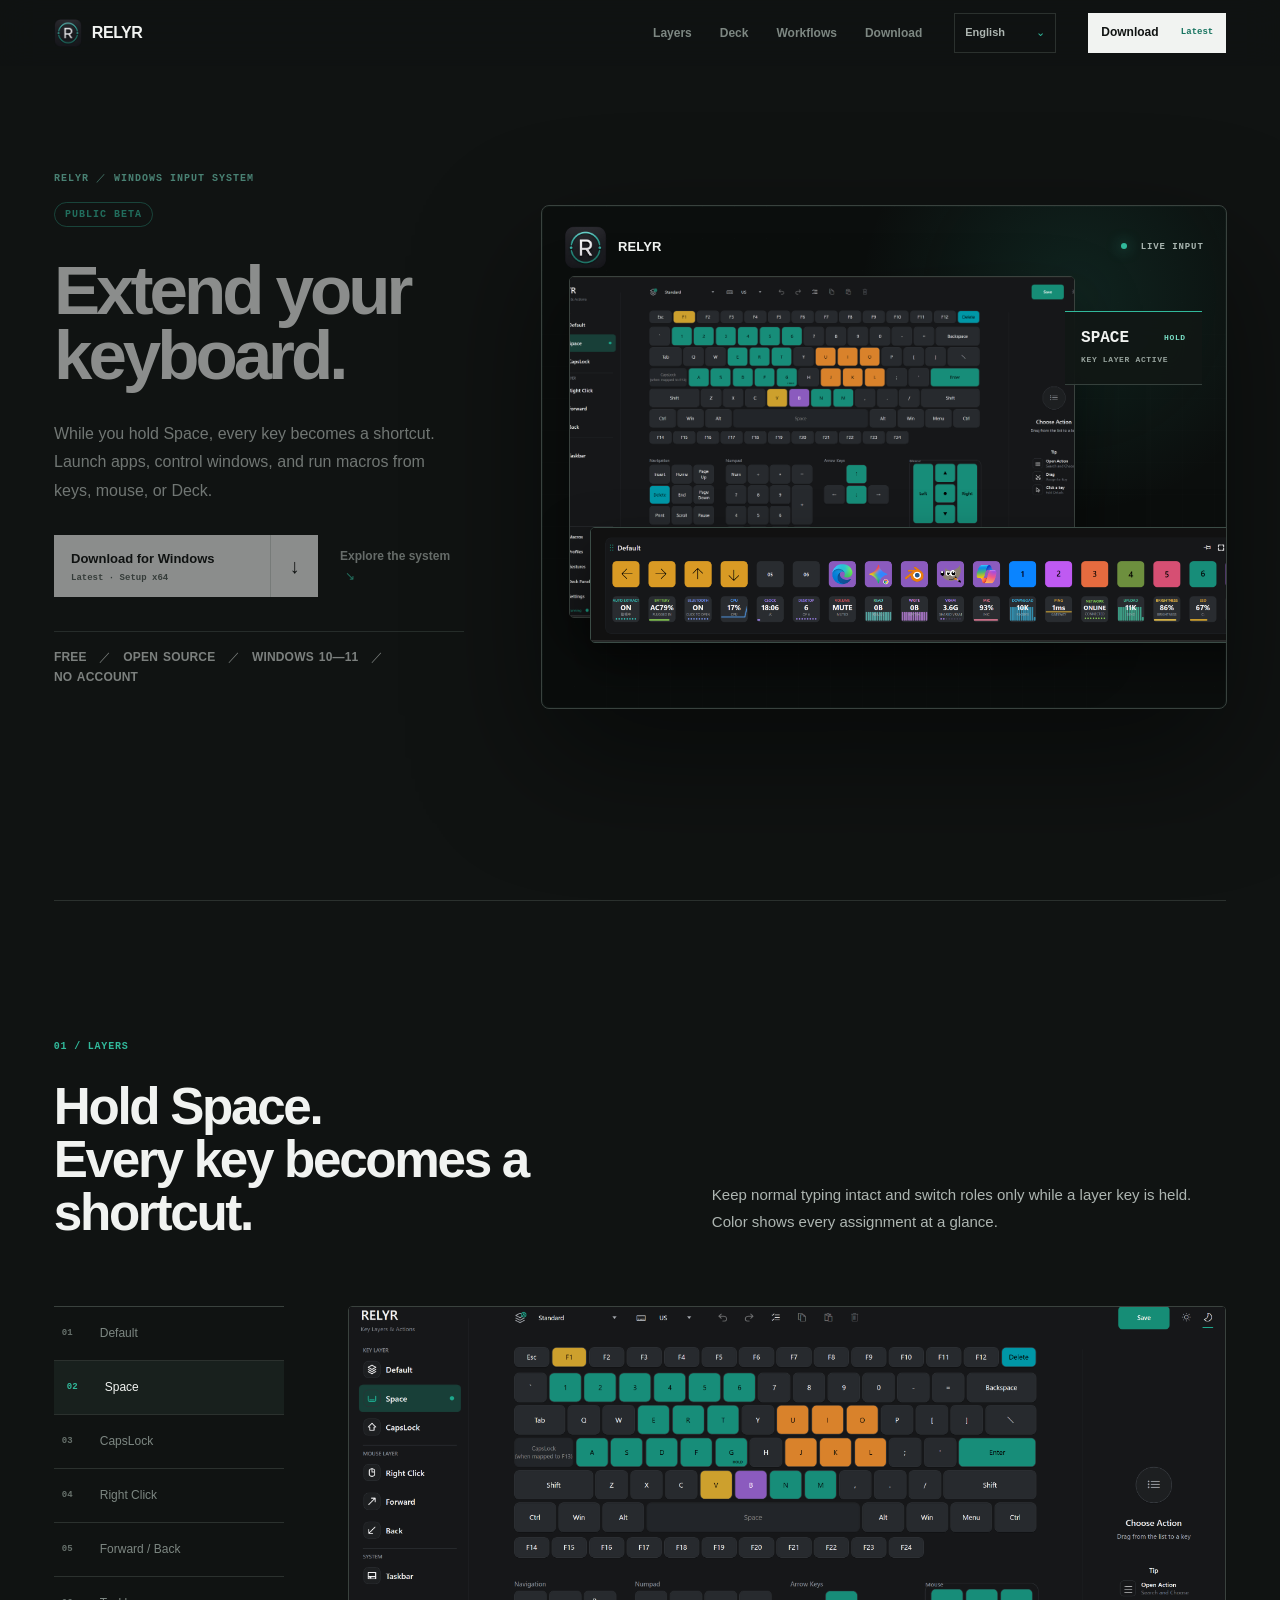
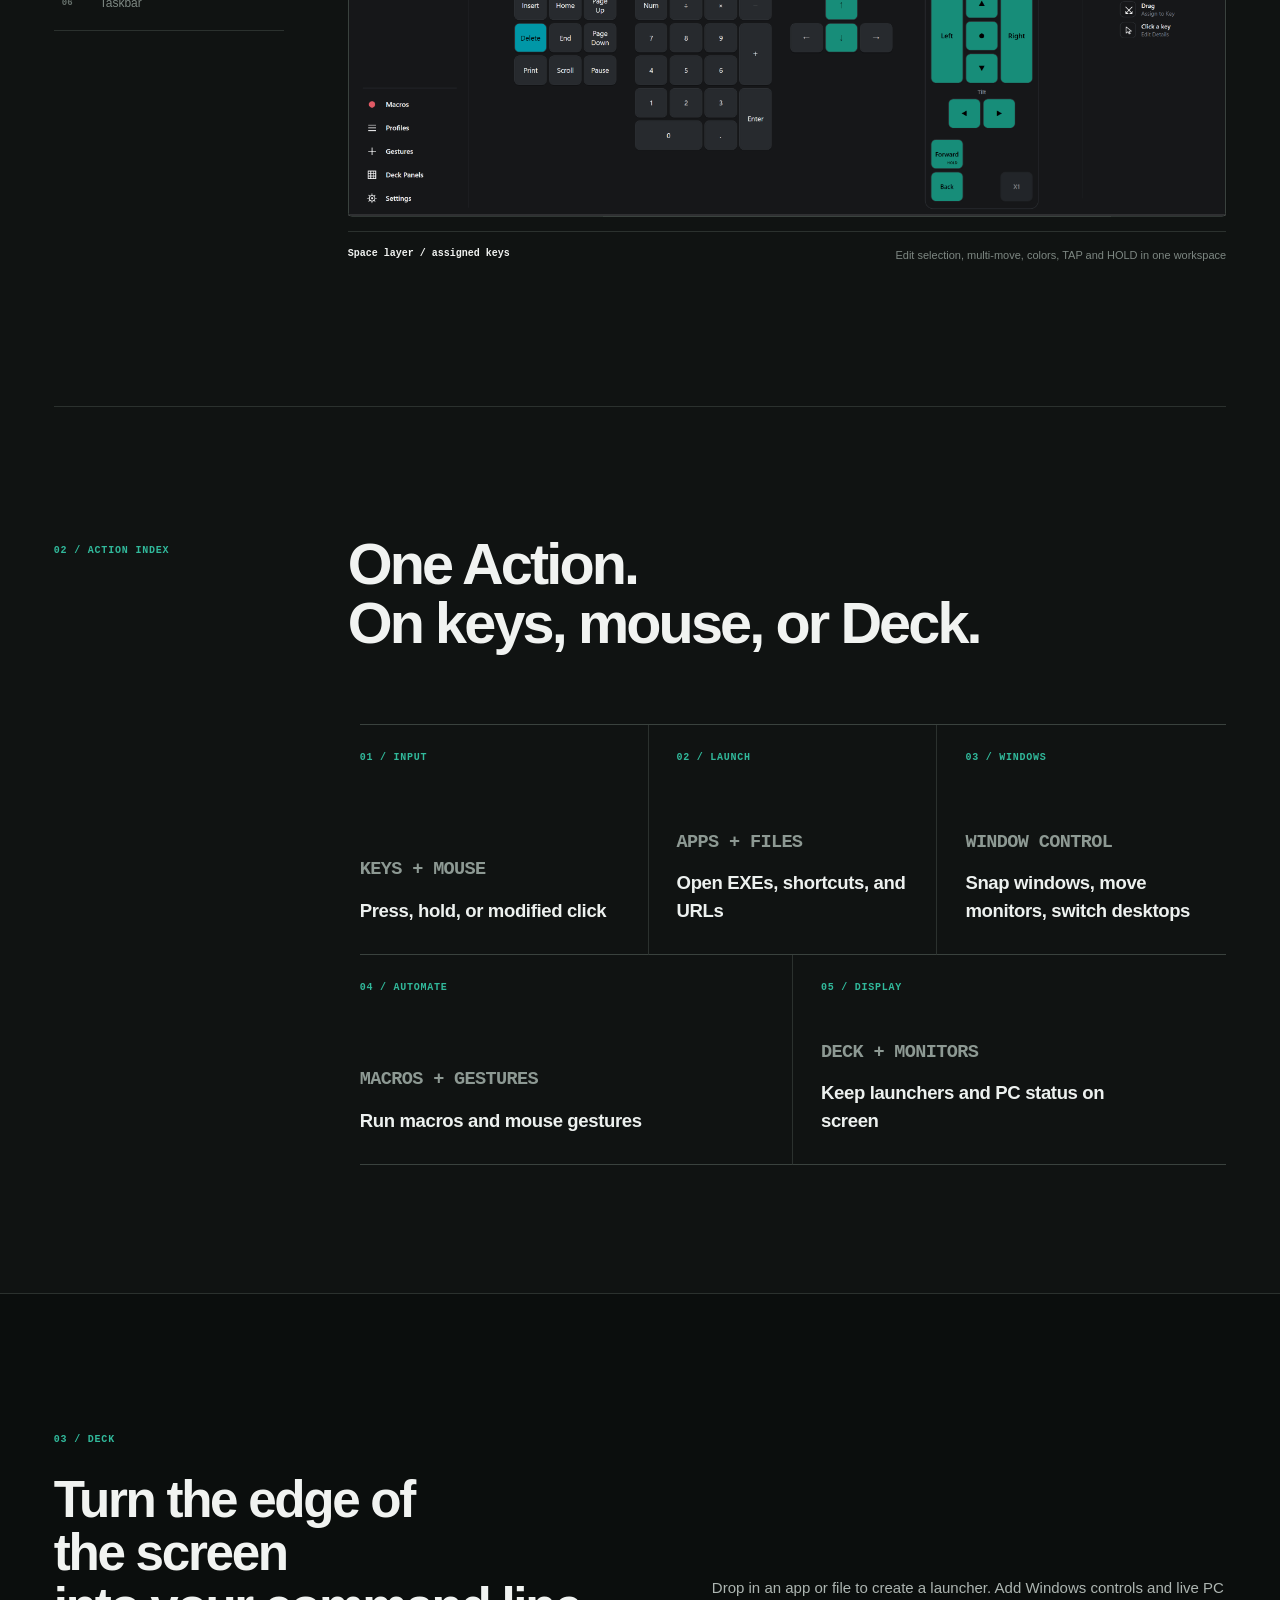
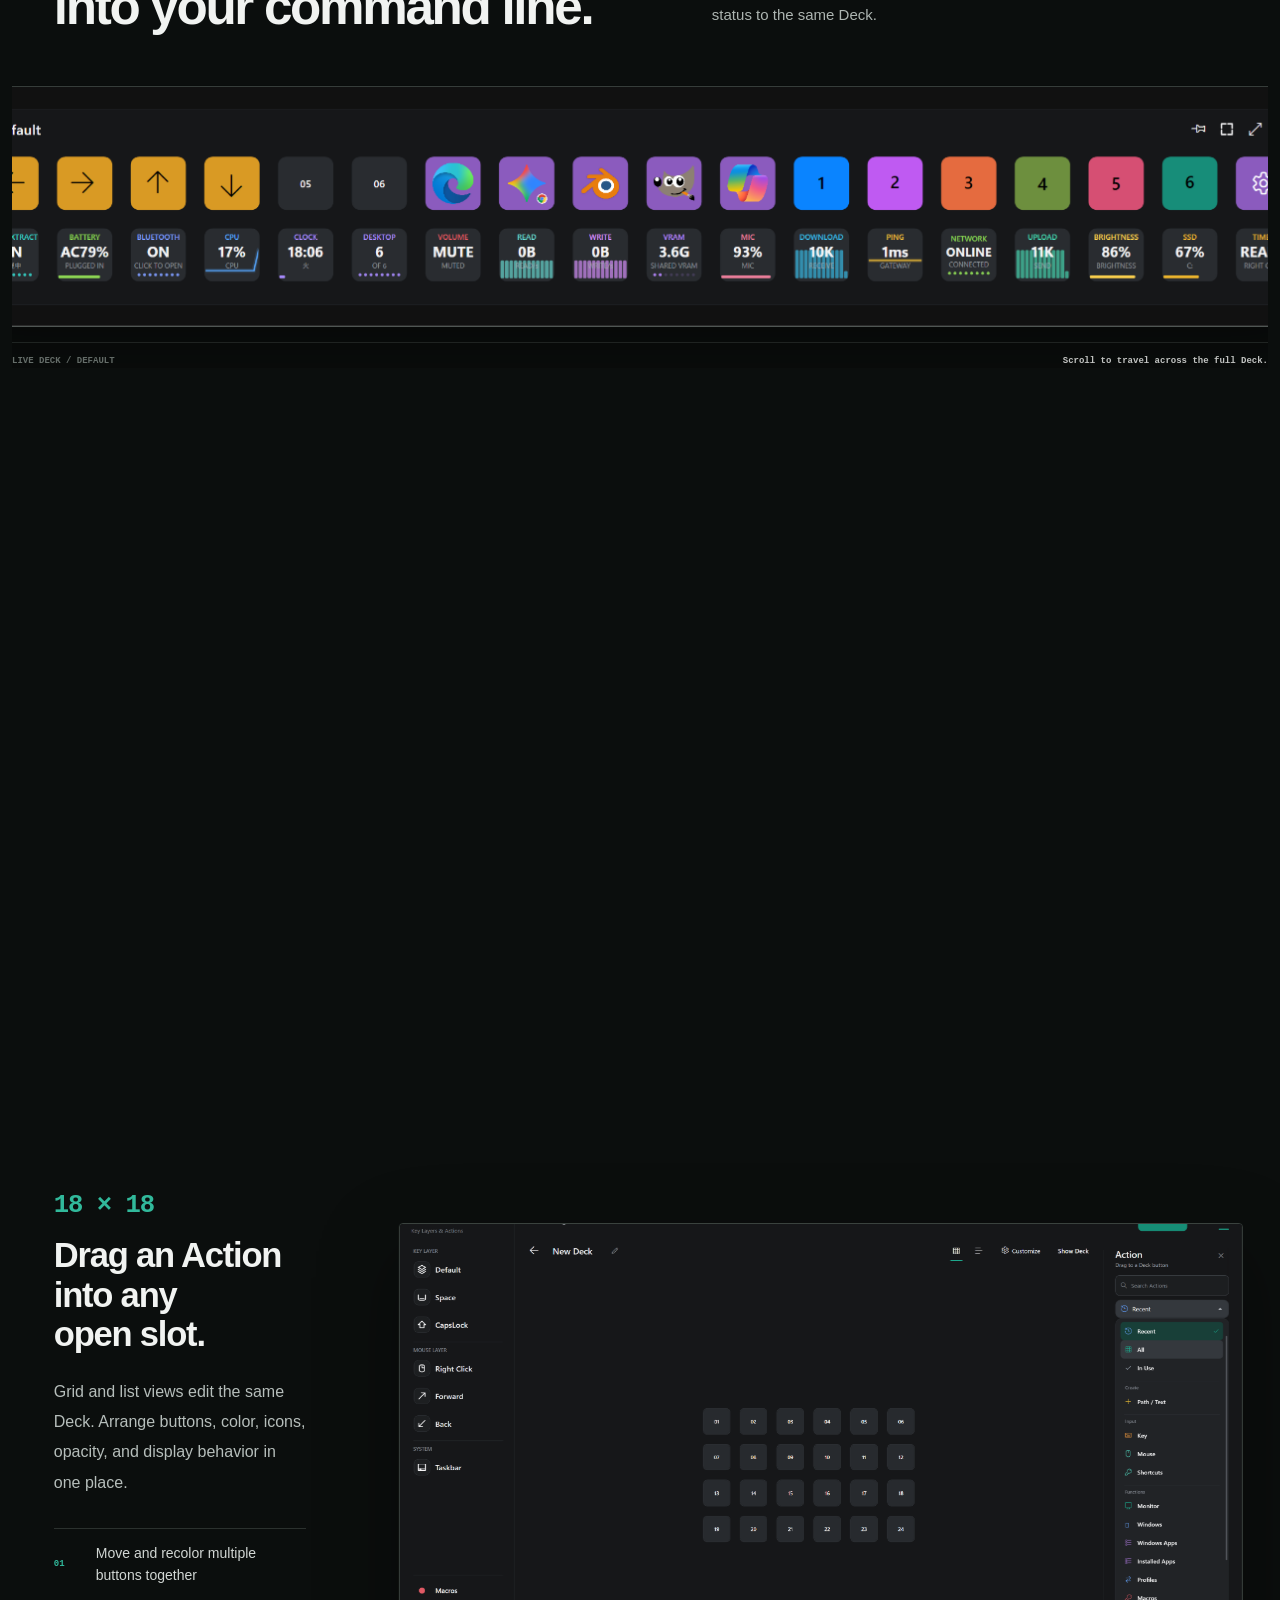
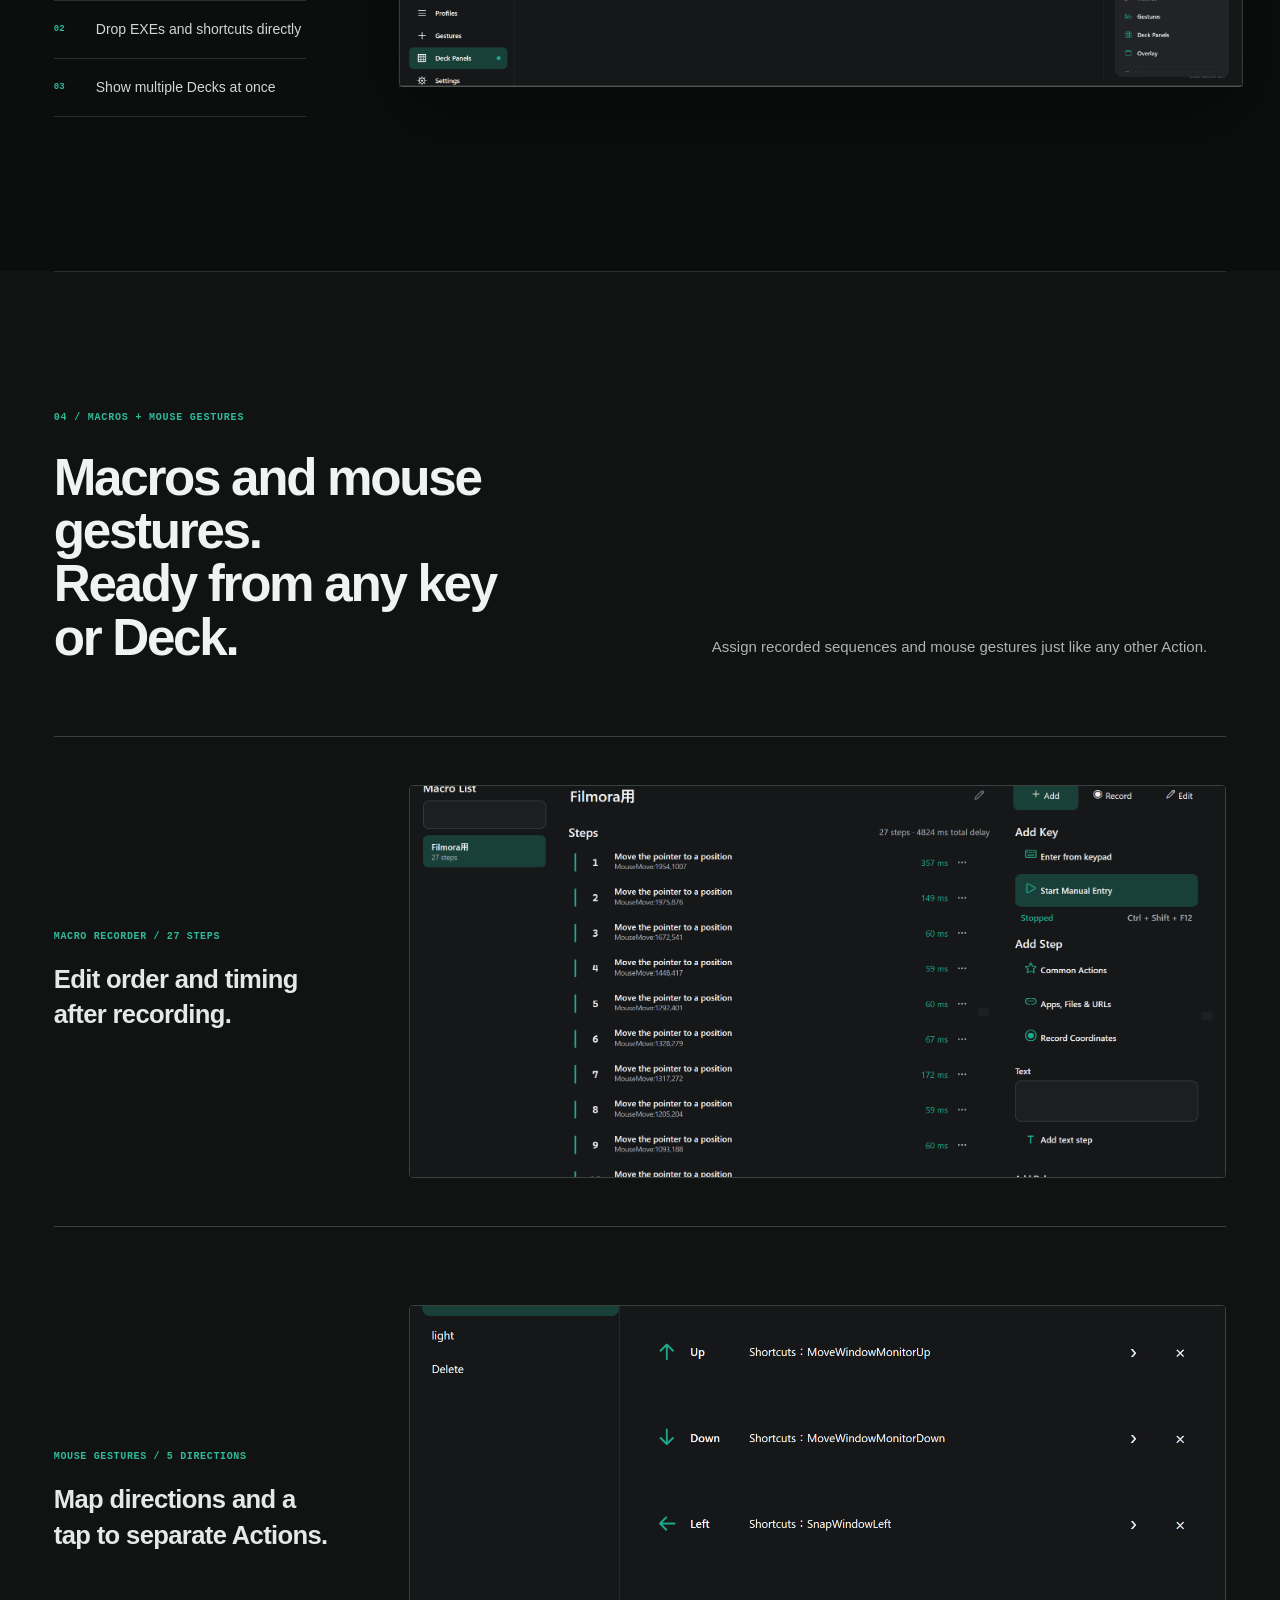
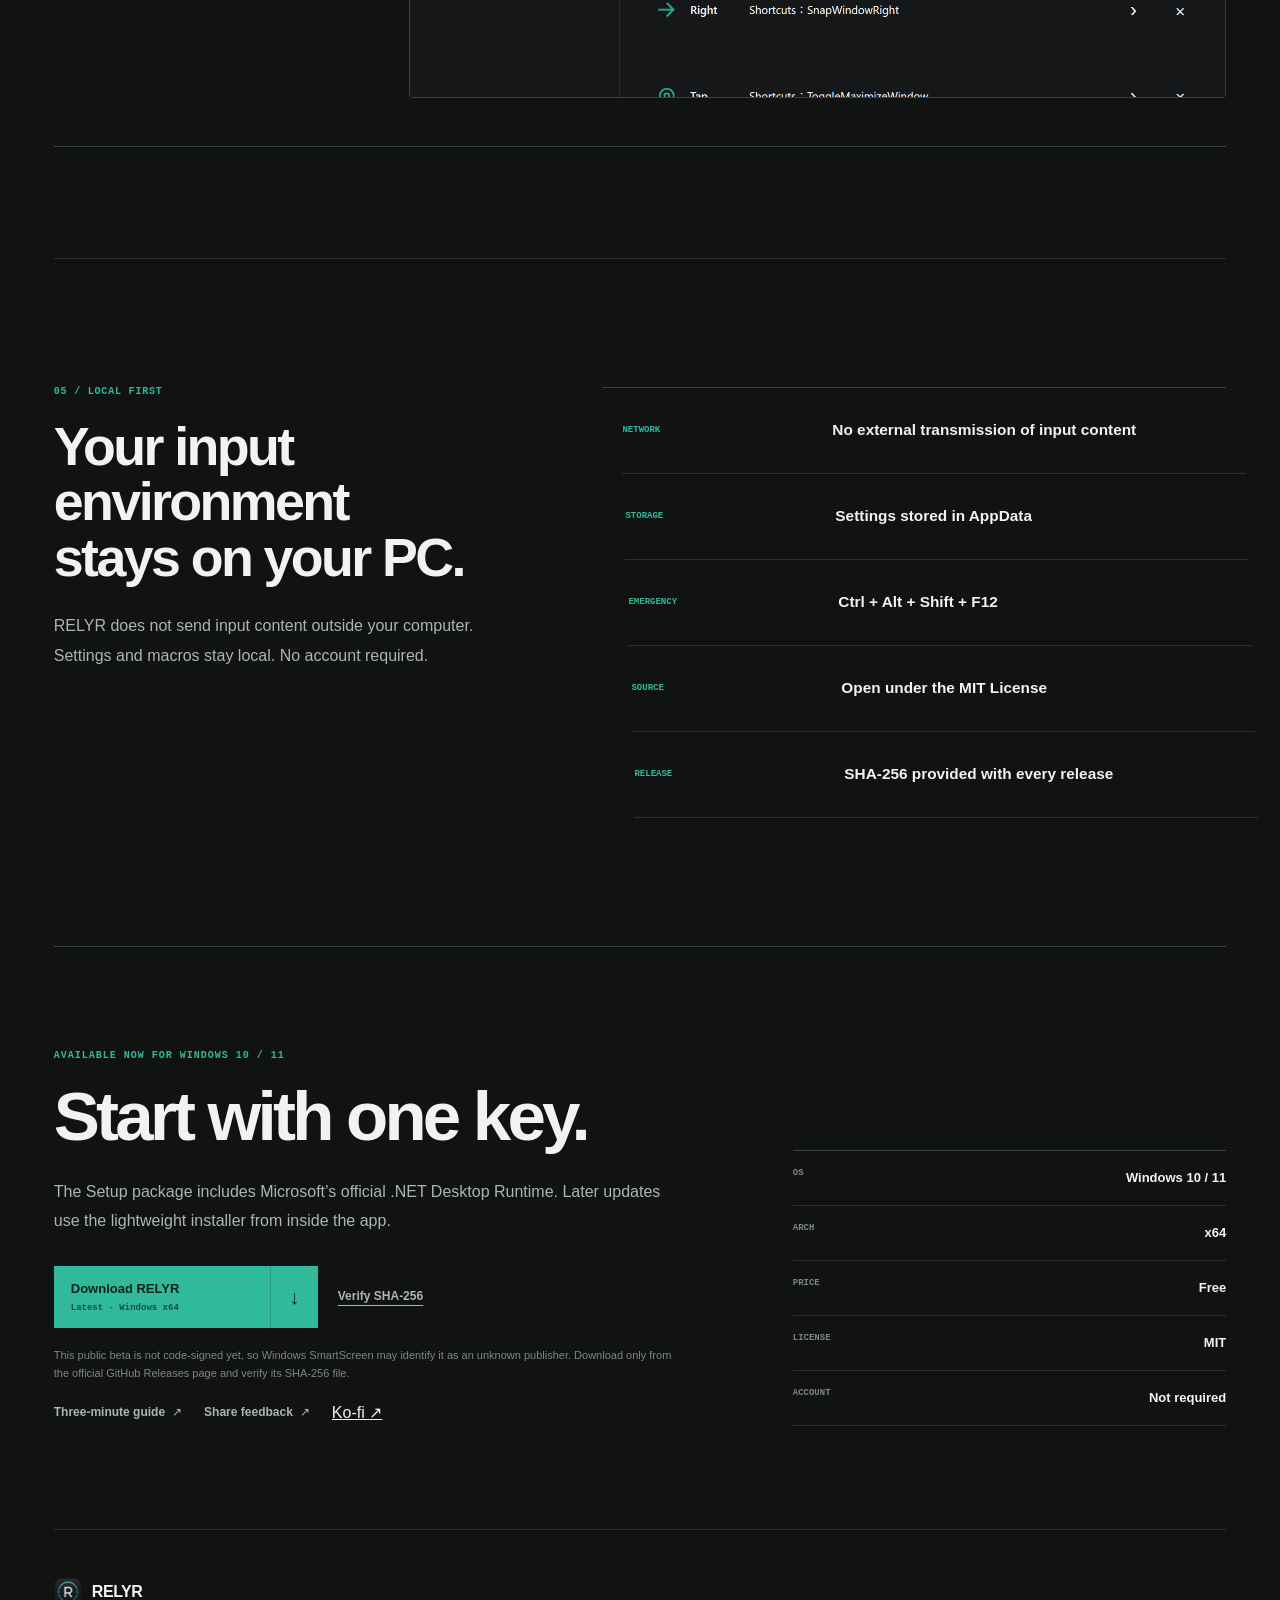
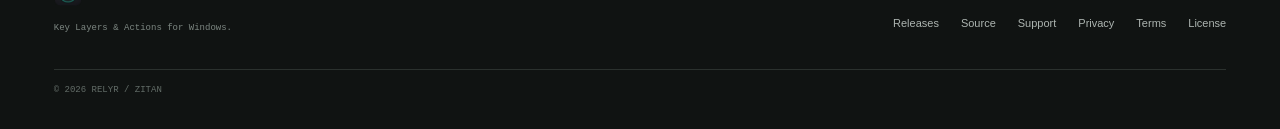
<file: docs/index.html>
<!doctype html>
<html lang="ja-JP">
<head>
  <meta charset="utf-8">
  <meta name="viewport" content="width=device-width, initial-scale=1">
  <meta name="theme-color" content="#121514">
  <meta name="description" content="Spaceを押している間、すべてのキーがショートカットに変わる。RELYRはキー、マウス、DeckからWindowsを動かす入力システムです。">
  <meta property="og:type" content="website">
  <meta property="og:site_name" content="RELYR">
  <meta property="og:url" content="https://zitan-source.github.io/RELYR/">
  <meta property="og:title" content="RELYR — キーボードを、拡張する。">
  <meta property="og:description" content="Spaceを押している間、すべてのキーがショートカットに変わる。キー、マウス、DeckからWindowsを動かします。">
  <meta property="og:image" content="https://zitan-source.github.io/RELYR/assets/og-image.png">
  <meta property="og:image:width" content="1200">
  <meta property="og:image:height" content="630">
  <meta property="og:image:alt" content="RELYRの入力レイヤー、Deck、ジェスチャー画面を重ねた製品ビジュアル">
  <meta property="og:locale" content="ja_JP">
  <meta name="twitter:card" content="summary_large_image">
  <link rel="canonical" href="https://zitan-source.github.io/RELYR/">
  <link rel="icon" href="assets/relyr.ico" type="image/x-icon">
  <link rel="stylesheet" href="styles.css">
  <script>document.documentElement.classList.add('js')</script>
  <title>RELYR — キーボードを、拡張する。</title>
</head>
<body>
  <a class="skip-link" href="#content">本文へ移動</a>
  <div class="scroll-meter" aria-hidden="true"><i></i></div>

  <header class="site-header" data-header>
    <a class="wordmark" href="#top" aria-label="RELYR ホーム">
      <img src="assets/relyr.ico" width="32" height="32" alt="">
      <span>RELYR</span>
    </a>
    <nav aria-label="メインナビゲーション">
      <a href="#layers">Layers</a>
      <a href="#deck">Deck</a>
      <a href="#workflows">Workflows</a>
      <a href="#download">Download</a>
    </nav>
    <details class="language-switcher">
      <summary aria-label="表示言語"><span data-language-label>日本語</span><i aria-hidden="true">⌄</i></summary>
      <div class="language-menu" role="menu" aria-label="表示言語">
        <button type="button" role="menuitem" data-language="ja-JP">日本語</button>
        <button type="button" role="menuitem" data-language="en-US">English</button>
        <button type="button" role="menuitem" data-language="zh-CN">简体中文</button>
        <button type="button" role="menuitem" data-language="zh-TW">繁體中文</button>
        <button type="button" role="menuitem" data-language="ko-KR">한국어</button>
        <button type="button" role="menuitem" data-language="fr-FR">Français</button>
        <button type="button" role="menuitem" data-language="de-DE">Deutsch</button>
        <button type="button" role="menuitem" data-language="es-ES">Español</button>
      </div>
    </details>
    <a class="header-download" data-download-link aria-label="RELYR Windows版をダウンロード" href="https://github.com/zitan-source/RELYR/releases/latest">
      <span>Download</span><b data-release-version>Latest</b>
    </a>
  </header>

  <main id="content">
    <section class="hero" id="top" data-motion-section>
      <div class="hero-copy reveal">
        <p class="overline">RELYR <span>／</span> Windows input system</p>
        <p class="beta-status">公開ベータ</p>
        <h1>
          <span class="hero-line"><span>キーボードを、</span></span>
          <em class="hero-line"><span>拡張する。</span></em>
        </h1>
        <p class="hero-lead">Spaceを押している間、すべてのキーがショートカットに変わる。キー、マウス、Deckから、アプリ起動、ウィンドウ操作、マクロを実行。</p>
        <div class="hero-actions">
          <a class="download-button" data-download-link href="https://github.com/zitan-source/RELYR/releases/latest">
            <span>Download for Windows</span>
            <small><b data-release-version>Latest</b> · Setup x64</small>
            <i aria-hidden="true">↓</i>
          </a>
          <a class="text-link" href="#layers">Explore the system <span aria-hidden="true">↘</span></a>
        </div>
        <div class="hero-facts"><p class="hero-note">FREE / OPEN SOURCE / WINDOWS 10—11 / NO ACCOUNT</p></div>
      </div>

      <div class="hero-product reveal">
        <div class="hero-stage">
          <div class="hero-stage-header" aria-hidden="true">
            <span><img src="assets/relyr.ico" width="52" height="52" alt=""><b>RELYR</b></span>
            <p><i></i> LIVE INPUT</p>
          </div>
          <div class="hero-key-demo media-spot" data-video-frame>
            <video class="product-video" muted loop playsinline preload="metadata" poster="assets/product-layers.png" data-product-video aria-hidden="true">
              <source src="assets/action-assignment.mp4" type="video/mp4">
            </video>
            <i class="video-progress" aria-hidden="true"><span></span></i>
          </div>
          <div class="hero-deck-demo media-spot" data-video-frame>
            <video class="product-video" muted loop playsinline preload="metadata" poster="assets/product-deck.png" data-product-video aria-hidden="true">
              <source src="assets/deck-live.mp4" type="video/mp4">
            </video>
            <i class="video-progress" aria-hidden="true"><span></span></i>
          </div>
          <div class="hero-layer-state" aria-hidden="true"><kbd>SPACE</kbd><span>HOLD</span><b>KEY LAYER ACTIVE</b></div>
        </div>
      </div>

    </section>

    <section class="section layers-section" id="layers" data-motion-section>
      <header class="section-heading reveal">
        <h2>Spaceを押す。<br>キーボード全体が、ショートカットになる。</h2>
        <p>普段のキー入力を残したまま、押している間だけ役割を切り替えます。レイヤーごとに色が見えるので、どこに何を置いたかを画面上で確認できます。</p>
      </header>

      <div class="layer-layout">
        <aside class="layer-index reveal" aria-label="利用できるレイヤー">
          <p><span>01</span>Default</p>
          <p class="active"><span>02</span>Space</p>
          <p><span>03</span>CapsLock</p>
          <p><span>04</span>Right Click</p>
          <p><span>05</span>Forward / Back</p>
          <p><span>06</span>Taskbar</p>
        </aside>
        <figure class="layer-figure reveal">
          <div class="media-spot" data-video-frame>
            <button class="shot-button" type="button" data-shot="assets/product-layers.png" data-caption="Spaceレイヤー — 割り当て済みのキーを色で一覧">
              <video class="product-video" muted loop playsinline preload="metadata" poster="assets/product-layers.png" data-product-video aria-hidden="true">
                <source src="assets/action-assignment.mp4" type="video/mp4">
              </video>
              <span>拡大して見る</span>
            </button>
            <i class="video-progress" aria-hidden="true"><span></span></i>
          </div>
          <figcaption><b>Space layer / assigned keys</b><span>選択、複数移動、色分け、TAP / HOLDをひとつの面で編集</span></figcaption>
        </figure>
      </div>
    </section>

    <section class="action-ledger section" id="actions" data-motion-section aria-labelledby="actions-title">
      <div class="ledger-intro reveal">
        <h2 id="actions-title">ひとつのActionを、<br>キーにも、マウスにも、Deckにも。</h2>
      </div>
      <div class="action-index reveal">
        <article><span>01 / INPUT</span><h3>KEYS + MOUSE</h3><b>押す、長押し、修飾クリック</b></article>
        <article><span>02 / LAUNCH</span><h3>APPS + FILES</h3><b>EXE、ショートカット、URLを開く</b></article>
        <article><span>03 / WINDOWS</span><h3>WINDOW CONTROL</h3><b>整列、モニター移動、仮想デスクトップ</b></article>
        <article><span>04 / AUTOMATE</span><h3>MACROS + GESTURES</h3><b>マクロとマウスジェスチャーを実行</b></article>
        <article><span>05 / DISPLAY</span><h3>DECK + MONITORS</h3><b>ランチャーとPC状態を画面に常設</b></article>
      </div>
    </section>

    <section class="deck-section" id="deck" data-motion-section>
      <div class="deck-title section reveal">
        <h2>画面の端を、<br>自分専用の操作列に。</h2>
        <p>アプリやファイルを置くだけで起動ボタンに。Windows操作とPCの状態表示も、同じDeckへ並べられます。</p>
      </div>

      <div class="deck-runway" data-motion-section>
        <figure class="deck-strip reveal">
          <div class="media-spot" data-video-frame>
            <button class="shot-button" type="button" data-shot="assets/product-deck.png" data-caption="Deckオーバーレイ — アプリ、デスクトップ、システムモニター">
              <video class="product-video" muted loop playsinline preload="metadata" poster="assets/product-deck.png" data-product-video aria-hidden="true">
                <source src="assets/deck-live.mp4" type="video/mp4">
              </video>
              <span>拡大して見る</span>
            </button>
            <i class="video-progress" aria-hidden="true"><span></span></i>
          </div>
          <figcaption><span>LIVE DECK / DEFAULT</span><b>スクロールに沿って、Deck全体を見る。</b></figcaption>
        </figure>
      </div>

      <div class="deck-editor section">
        <div class="editor-copy reveal">
          <p class="editor-mark">18 × 18</p>
          <h3>空いている場所へ、<br>Actionをドラッグ。</h3>
          <p>グリッドと一覧表示は同じDeckを編集します。ボタンの並び、色、アイコン、透明度、表示動作まで一か所で調整できます。</p>
          <ul>
            <li><span>01</span>複数ボタンをまとめて移動・着色</li>
            <li><span>02</span>EXEとショートカットを直接登録</li>
            <li><span>03</span>複数Deckを同時に表示</li>
          </ul>
        </div>
        <figure class="editor-figure reveal">
          <div class="media-spot" data-video-frame>
            <button class="shot-button" type="button" data-shot="assets/product-deck-editor.png" data-caption="Deckエディター — モニターActionをボタンへドラッグ">
              <video class="product-video" muted loop playsinline preload="metadata" poster="assets/product-deck-editor.png" data-product-video aria-hidden="true">
                <source src="assets/deck-monitor-assignment.mp4" type="video/mp4">
              </video>
              <span>拡大して見る</span>
            </button>
            <i class="video-progress" aria-hidden="true"><span></span></i>
          </div>
        </figure>
      </div>
    </section>

    <section class="workflow-section section" id="workflows" data-motion-section>
      <header class="workflow-heading reveal">
        <h2>マクロも、マウスジェスチャーも。<br>キーやDeckから、すぐ呼び出せる。</h2>
        <p>記録した手順とジェスチャーは、キーやDeckへ同じActionとして割り当てられます。</p>
      </header>

      <div class="workflow-grid">
        <article class="workflow-macro reveal">
          <div class="workflow-label"><span>MACRO RECORDER / 27 STEPS</span><b>記録後も、順番と待機時間を編集。</b></div>
          <button class="shot-button" type="button" data-shot="assets/product-macros.png" data-caption="マクロエディター — 記録した手順、座標、待機時間を編集">
            <img src="assets/product-macros.png" width="2019" height="1231" loading="lazy" alt="RELYRのマクロ画面。中央に記録されたマウス移動の手順、右に追加操作が並ぶ。">
            <span>拡大して見る</span>
          </button>
        </article>
        <article class="workflow-gesture reveal">
          <div class="workflow-label"><span>MOUSE GESTURES / 5 DIRECTIONS</span><b>移動方向と短押しを別々のActionへ。</b></div>
          <button class="shot-button" type="button" data-shot="assets/product-gestures.png" data-caption="ジェスチャーエディター — 上下左右と短押しへActionを設定">
            <img src="assets/product-gestures.png" width="1523" height="1050" loading="lazy" alt="RELYRのジェスチャー画面。上下左右と短押しにWindows操作が割り当てられている。">
            <span>拡大して見る</span>
          </button>
        </article>
      </div>
    </section>

    <section class="principles section" id="privacy" data-motion-section>
      <div class="principles-copy reveal">
        <h2>入力環境は、<br>PCの中で完結する。</h2>
        <p>RELYRは入力内容を外部へ送信しません。設定とマクロはローカルに保存。アカウント作成も必要ありません。</p>
      </div>
      <dl class="principle-list reveal">
        <div><dt>Network</dt><dd>入力内容の外部送信なし</dd></div>
        <div><dt>Storage</dt><dd>設定はAppDataに保存</dd></div>
        <div><dt>Emergency</dt><dd>Ctrl + Alt + Shift + F12</dd></div>
        <div><dt>Source</dt><dd>MIT Licenseで公開</dd></div>
        <div><dt>Release</dt><dd>SHA-256を同時配布</dd></div>
      </dl>
    </section>

    <section class="download-section" id="download" data-motion-section>
      <div class="download-copy reveal">
        <p class="overline">Available now for Windows 10 / 11</p>
        <h2>まず、ひとつのキーから。</h2>
        <p>Setup版にはMicrosoft公式の.NET Desktop Runtimeを同梱しています。インストール後の更新は、アプリ内から軽量版を取得できます。</p>
        <div class="download-actions">
          <a class="download-button download-button-light" data-download-link href="https://github.com/zitan-source/RELYR/releases/latest">
            <span>RELYRをダウンロード</span>
            <small><b data-release-version>Latest</b> · Windows x64</small>
            <i aria-hidden="true">↓</i>
          </a>
          <a class="checksum-link" data-checksum-link href="https://github.com/zitan-source/RELYR/releases/latest">SHA-256を確認</a>
        </div>
        <p class="signing-note">現在の配布版はコード署名前のため、Windows SmartScreenが「不明な発行元」と表示する場合があります。</p>
        <nav class="support-links" aria-label="サポート">
          <a class="guide-link" href="https://github.com/zitan-source/RELYR/blob/main/docs/getting-started.ja.md"><span data-guide-label>3分で始める</span> <span aria-hidden="true">↗</span></a>
          <a class="feedback-link" href="https://github.com/zitan-source/RELYR/issues/new?template=usage_feedback.yml"><span data-feedback-label>使い方・感想を送る</span> <span aria-hidden="true">↗</span></a>
          <a class="support-page-link" href="https://ko-fi.com/relyr" aria-label="Ko-fiでRELYRの開発を任意支援">Ko-fi <span aria-hidden="true">↗</span></a>
        </nav>
      </div>
      <aside class="download-spec reveal" aria-label="ダウンロード仕様">
        <p><span>OS</span><b>Windows 10 / 11</b></p>
        <p><span>ARCH</span><b>x64</b></p>
        <p><span>PRICE</span><b>Free</b></p>
        <p><span>LICENSE</span><b>MIT</b></p>
        <p><span>ACCOUNT</span><b>Not required</b></p>
      </aside>
    </section>
  </main>

  <footer>
    <div class="footer-brand">
      <a class="wordmark" href="#top"><img src="assets/relyr.ico" width="32" height="32" alt=""><span>RELYR</span></a>
      <p>Key Layers &amp; Actions for Windows.</p>
    </div>
    <nav aria-label="フッターナビゲーション">
      <a href="https://github.com/zitan-source/RELYR/releases/latest">Releases</a>
      <a href="https://github.com/zitan-source/RELYR">Source</a>
      <a href="https://ko-fi.com/relyr">Support</a>
      <a href="privacy.html">Privacy</a>
      <a href="terms.html">Terms</a>
      <a href="https://github.com/zitan-source/RELYR/blob/main/LICENSE">License</a>
    </nav>
    <p class="copyright">© 2026 RELYR / ZITAN</p>
  </footer>

  <dialog class="shot-dialog" data-shot-dialog aria-label="製品画面の拡大表示">
    <div class="shot-dialog-bar"><p data-shot-caption></p><button type="button" data-shot-close aria-label="閉じる">×</button></div>
    <div class="shot-dialog-body"><img data-shot-image alt=""></div>
  </dialog>

  <script defer src="i18n.js"></script>
  <script defer src="script.js"></script>
</body>
</html>
</file>
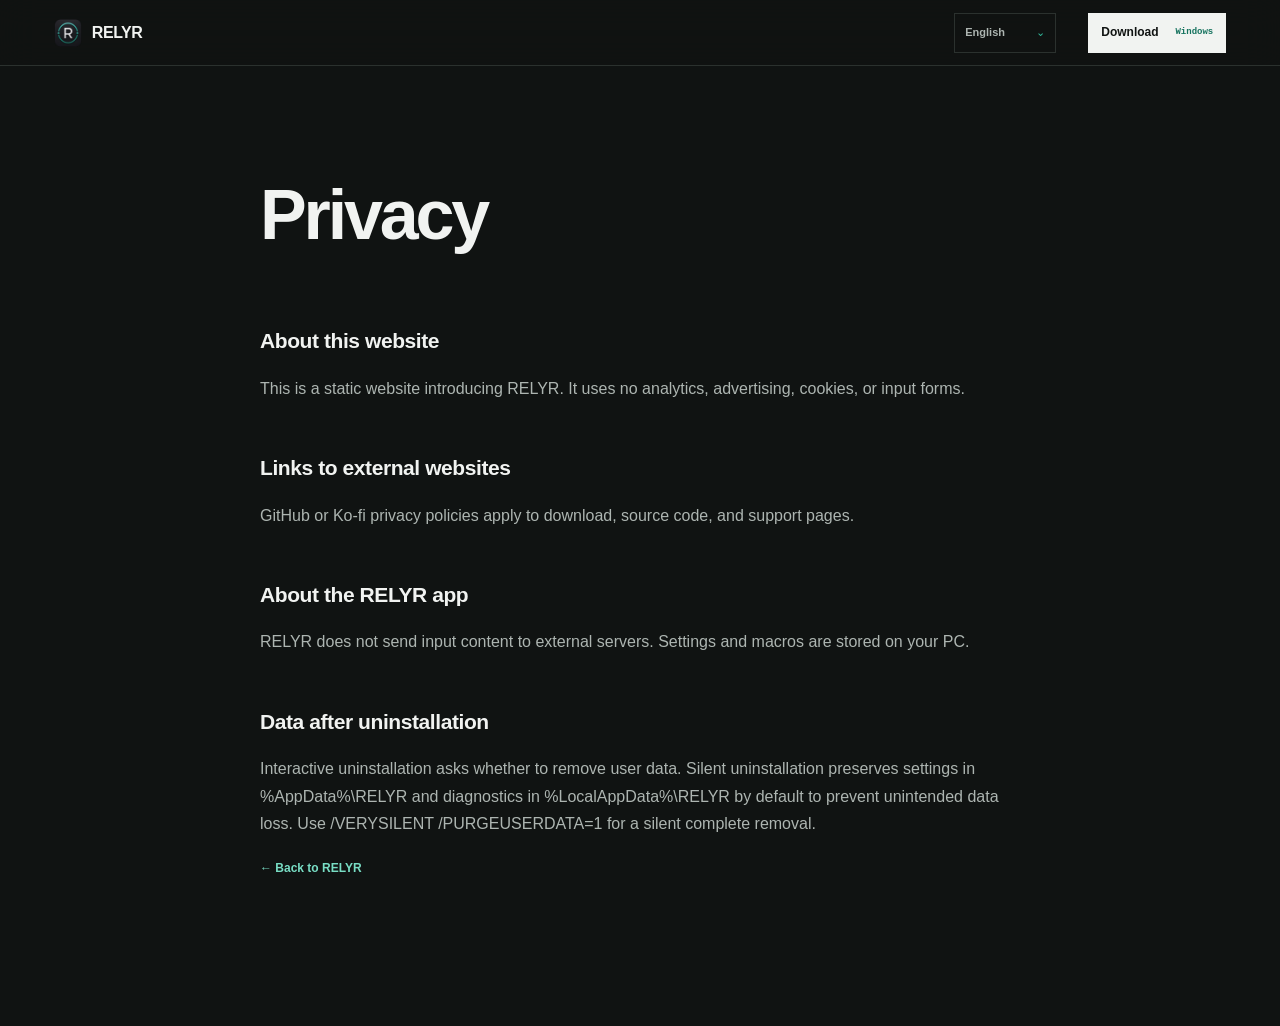
<file: docs/privacy.html>
<!doctype html>
<html lang="ja">
<head>
  <meta charset="utf-8">
  <meta name="viewport" content="width=device-width, initial-scale=1">
  <meta name="theme-color" content="#121514">
  <meta name="description" content="RELYR公式サイトのプライバシーについて">
  <link rel="icon" href="assets/relyr.ico" type="image/x-icon">
  <link rel="preconnect" href="https://fonts.googleapis.com">
  <link rel="preconnect" href="https://fonts.gstatic.com" crossorigin>
  <link rel="stylesheet" href="https://fonts.googleapis.com/css2?family=Geist:wght@400;500;600;650;700&amp;family=Noto+Sans+JP:wght@400;500;600;700&amp;family=Noto+Sans+KR:wght@400;500;600;700&amp;family=Noto+Sans+SC:wght@400;500;600;700&amp;family=Noto+Sans+TC:wght@400;500;600;700&amp;display=swap">
  <link rel="stylesheet" href="styles.css">
  <title>プライバシー — RELYR</title>
</head>
<body class="legal-page">
  <header class="site-header legal-header is-scrolled">
    <a class="wordmark" href="index.html" aria-label="RELYR ホーム">
      <img src="assets/relyr.ico" width="32" height="32" alt=""><span>RELYR</span>
    </a>
    <details class="language-switcher">
      <summary aria-label="表示言語"><span data-language-label>日本語</span><i aria-hidden="true">⌄</i></summary>
      <div class="language-menu" role="menu" aria-label="表示言語">
        <button type="button" role="menuitem" data-language="ja-JP">日本語</button>
        <button type="button" role="menuitem" data-language="en-US">English</button>
        <button type="button" role="menuitem" data-language="zh-CN">简体中文</button>
        <button type="button" role="menuitem" data-language="zh-TW">繁體中文</button>
        <button type="button" role="menuitem" data-language="ko-KR">한국어</button>
        <button type="button" role="menuitem" data-language="fr-FR">Français</button>
        <button type="button" role="menuitem" data-language="de-DE">Deutsch</button>
        <button type="button" role="menuitem" data-language="es-ES">Español</button>
      </div>
    </details>
    <a class="header-download" href="index.html#download"><span>Download</span><b>Windows</b></a>
  </header>
  <main class="legal-shell">
    <h1>プライバシー</h1>

    <h2>このWebサイトについて</h2>
    <p>このサイトはRELYRを紹介する静的なWebサイトです。サイト自体にはアクセス解析、広告、Cookie、入力フォームを設置していません。</p>

    <h2>外部サイトへのリンク</h2>
    <p>ダウンロード、ソースコード、支援ページなどのリンク先では、それぞれGitHubまたはKo-fiのプライバシーポリシーが適用されます。</p>

    <h2>RELYRアプリについて</h2>
    <p>RELYRは入力内容を外部サーバーへ送信しません。設定とマクロは利用者のPC内へ保存します。詳細は<a href="https://github.com/zitan-source/RELYR">GitHubリポジトリ</a>をご確認ください。</p>

    <h2>アンインストール後のデータ</h2>
    <p>通常のアンインストールでは、ユーザーデータを削除するか確認します。無人アンインストールでは、意図しない消失を防ぐため、%AppData%\RELYRの設定と%LocalAppData%\RELYRの診断情報を標準で残します。無人実行での完全削除はアンインストーラーの/VERYSILENT /PURGEUSERDATA=1オプションで指定できます。</p>

    <p><a class="text-link" href="index.html">← RELYRのホームへ戻る</a></p>
  </main>
  <script defer src="i18n.js"></script>
</body>
</html>
</file>
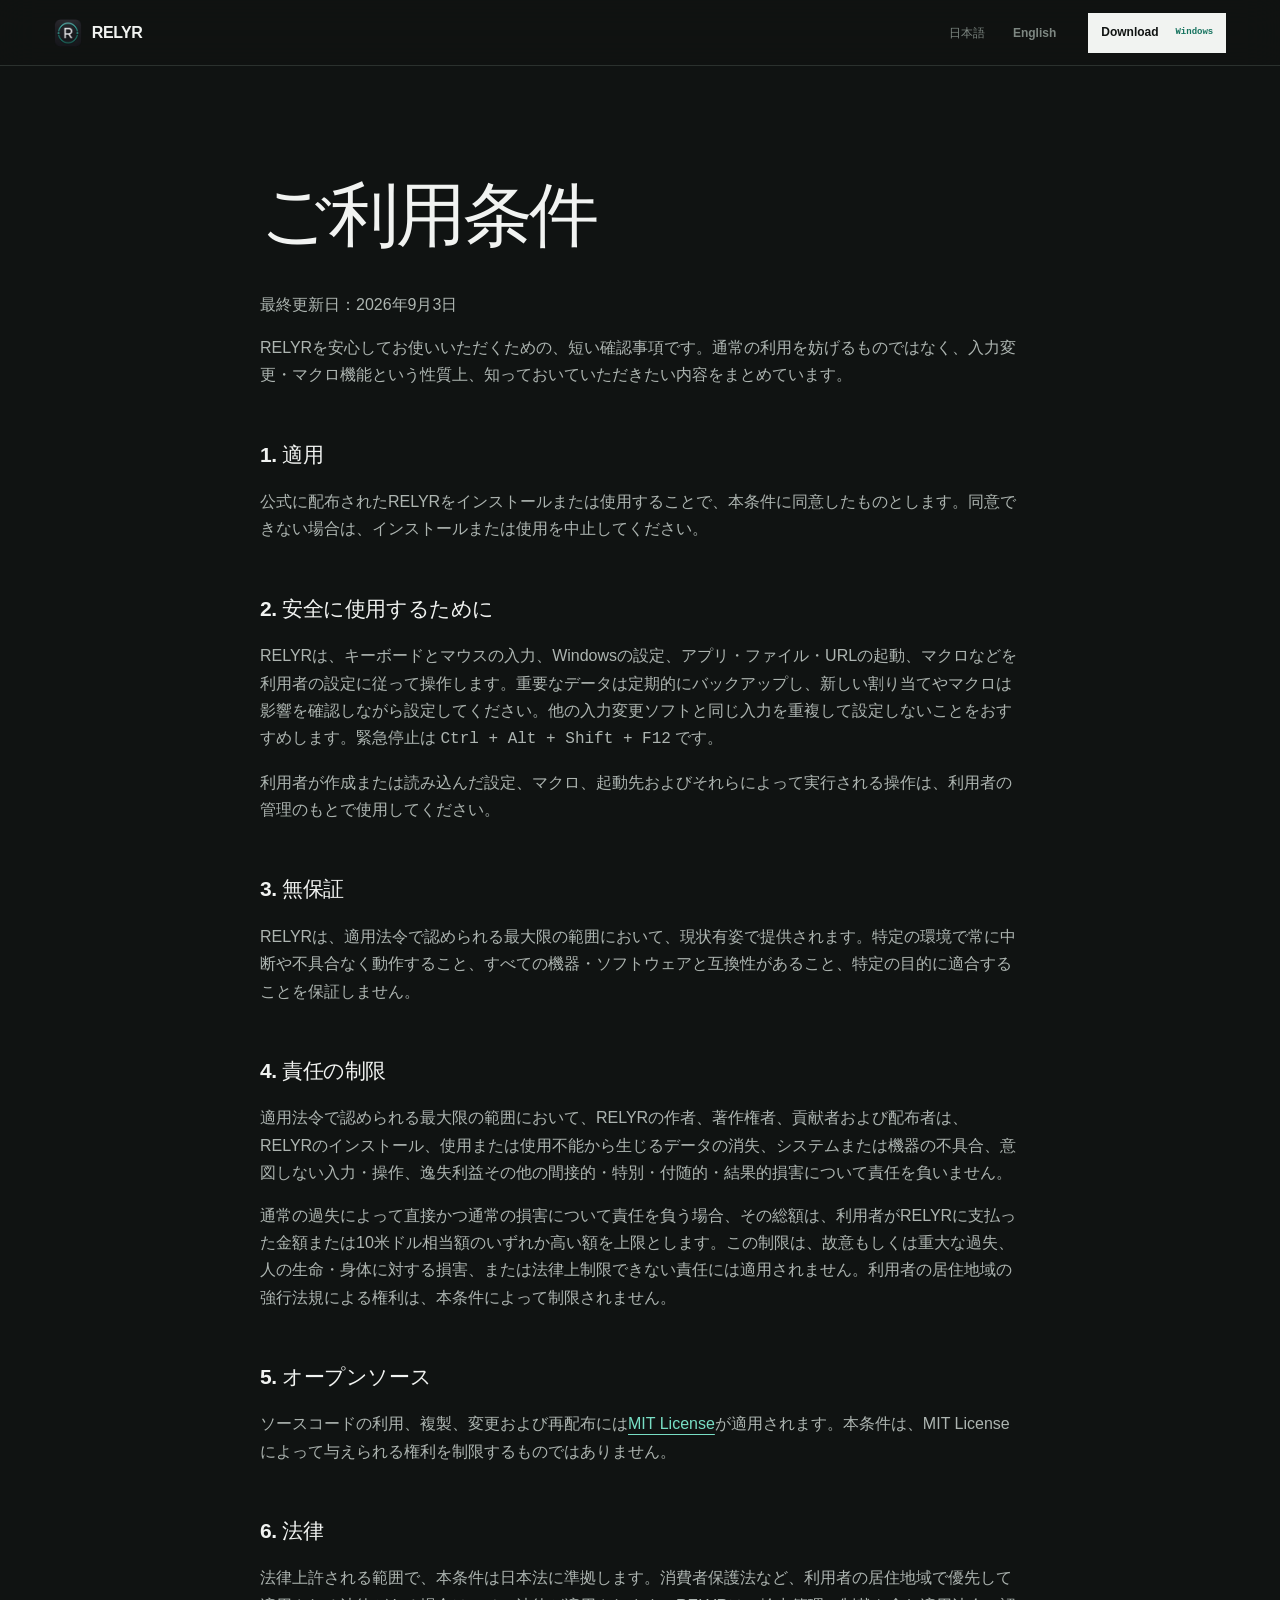
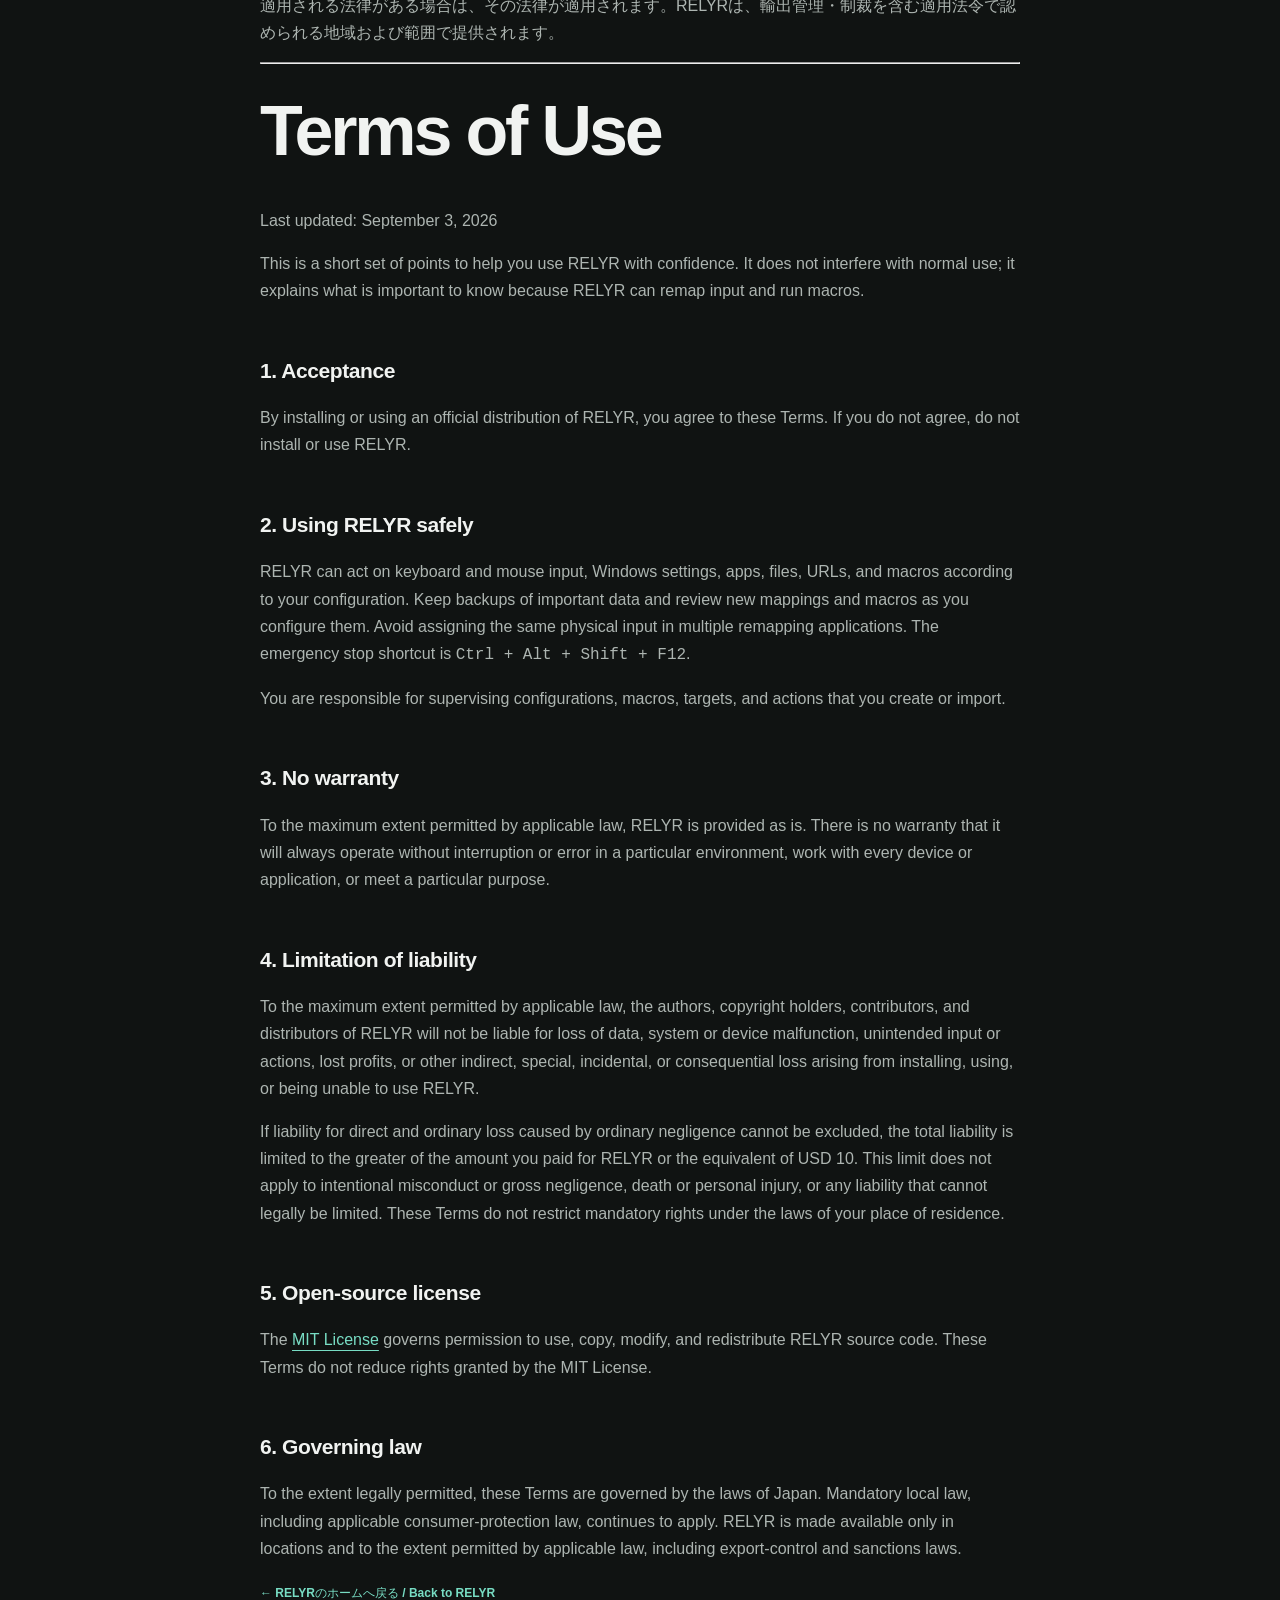
<file: docs/terms.html>
<!doctype html>
<html lang="ja">
<head>
  <meta charset="utf-8">
  <meta name="viewport" content="width=device-width, initial-scale=1">
  <meta name="theme-color" content="#121514">
  <meta name="description" content="RELYRを安心して利用するためのご利用条件">
  <link rel="icon" href="assets/relyr.ico" type="image/x-icon">
  <link rel="stylesheet" href="styles.css">
  <title>ご利用条件 / Terms — RELYR</title>
</head>
<body class="legal-page">
  <header class="site-header legal-header is-scrolled">
    <a class="wordmark" href="index.html" aria-label="RELYR ホーム">
      <img src="assets/relyr.ico" width="32" height="32" alt=""><span>RELYR</span>
    </a>
    <nav aria-label="ページ内リンク">
      <a href="#ja">日本語</a>
      <a href="#en">English</a>
    </nav>
    <a class="header-download" href="index.html#download"><span>Download</span><b>Windows</b></a>
  </header>
  <main class="legal-shell">
    <section id="ja">
      <h1>ご利用条件</h1>
      <p>最終更新日：2026年9月3日</p>
      <p>RELYRを安心してお使いいただくための、短い確認事項です。通常の利用を妨げるものではなく、入力変更・マクロ機能という性質上、知っておいていただきたい内容をまとめています。</p>

      <h2>1. 適用</h2>
      <p>公式に配布されたRELYRをインストールまたは使用することで、本条件に同意したものとします。同意できない場合は、インストールまたは使用を中止してください。</p>

      <h2>2. 安全に使用するために</h2>
      <p>RELYRは、キーボードとマウスの入力、Windowsの設定、アプリ・ファイル・URLの起動、マクロなどを利用者の設定に従って操作します。重要なデータは定期的にバックアップし、新しい割り当てやマクロは影響を確認しながら設定してください。他の入力変更ソフトと同じ入力を重複して設定しないことをおすすめします。緊急停止は <code>Ctrl + Alt + Shift + F12</code> です。</p>
      <p>利用者が作成または読み込んだ設定、マクロ、起動先およびそれらによって実行される操作は、利用者の管理のもとで使用してください。</p>

      <h2>3. 無保証</h2>
      <p>RELYRは、適用法令で認められる最大限の範囲において、現状有姿で提供されます。特定の環境で常に中断や不具合なく動作すること、すべての機器・ソフトウェアと互換性があること、特定の目的に適合することを保証しません。</p>

      <h2>4. 責任の制限</h2>
      <p>適用法令で認められる最大限の範囲において、RELYRの作者、著作権者、貢献者および配布者は、RELYRのインストール、使用または使用不能から生じるデータの消失、システムまたは機器の不具合、意図しない入力・操作、逸失利益その他の間接的・特別・付随的・結果的損害について責任を負いません。</p>
      <p>通常の過失によって直接かつ通常の損害について責任を負う場合、その総額は、利用者がRELYRに支払った金額または10米ドル相当額のいずれか高い額を上限とします。この制限は、故意もしくは重大な過失、人の生命・身体に対する損害、または法律上制限できない責任には適用されません。利用者の居住地域の強行法規による権利は、本条件によって制限されません。</p>

      <h2>5. オープンソース</h2>
      <p>ソースコードの利用、複製、変更および再配布には<a href="https://github.com/zitan-source/RELYR/blob/main/LICENSE">MIT License</a>が適用されます。本条件は、MIT Licenseによって与えられる権利を制限するものではありません。</p>

      <h2>6. 法律</h2>
      <p>法律上許される範囲で、本条件は日本法に準拠します。消費者保護法など、利用者の居住地域で優先して適用される法律がある場合は、その法律が適用されます。RELYRは、輸出管理・制裁を含む適用法令で認められる地域および範囲で提供されます。</p>
    </section>

    <hr>

    <section id="en" lang="en">
      <h1>Terms of Use</h1>
      <p>Last updated: September 3, 2026</p>
      <p>This is a short set of points to help you use RELYR with confidence. It does not interfere with normal use; it explains what is important to know because RELYR can remap input and run macros.</p>

      <h2>1. Acceptance</h2>
      <p>By installing or using an official distribution of RELYR, you agree to these Terms. If you do not agree, do not install or use RELYR.</p>

      <h2>2. Using RELYR safely</h2>
      <p>RELYR can act on keyboard and mouse input, Windows settings, apps, files, URLs, and macros according to your configuration. Keep backups of important data and review new mappings and macros as you configure them. Avoid assigning the same physical input in multiple remapping applications. The emergency stop shortcut is <code>Ctrl + Alt + Shift + F12</code>.</p>
      <p>You are responsible for supervising configurations, macros, targets, and actions that you create or import.</p>

      <h2>3. No warranty</h2>
      <p>To the maximum extent permitted by applicable law, RELYR is provided as is. There is no warranty that it will always operate without interruption or error in a particular environment, work with every device or application, or meet a particular purpose.</p>

      <h2>4. Limitation of liability</h2>
      <p>To the maximum extent permitted by applicable law, the authors, copyright holders, contributors, and distributors of RELYR will not be liable for loss of data, system or device malfunction, unintended input or actions, lost profits, or other indirect, special, incidental, or consequential loss arising from installing, using, or being unable to use RELYR.</p>
      <p>If liability for direct and ordinary loss caused by ordinary negligence cannot be excluded, the total liability is limited to the greater of the amount you paid for RELYR or the equivalent of USD 10. This limit does not apply to intentional misconduct or gross negligence, death or personal injury, or any liability that cannot legally be limited. These Terms do not restrict mandatory rights under the laws of your place of residence.</p>

      <h2>5. Open-source license</h2>
      <p>The <a href="https://github.com/zitan-source/RELYR/blob/main/LICENSE">MIT License</a> governs permission to use, copy, modify, and redistribute RELYR source code. These Terms do not reduce rights granted by the MIT License.</p>

      <h2>6. Governing law</h2>
      <p>To the extent legally permitted, these Terms are governed by the laws of Japan. Mandatory local law, including applicable consumer-protection law, continues to apply. RELYR is made available only in locations and to the extent permitted by applicable law, including export-control and sanctions laws.</p>
    </section>

    <p><a class="text-link" href="index.html">← RELYRのホームへ戻る / Back to RELYR</a></p>
  </main>
</body>
</html>
</file>
<file: docs/styles.css>
:root {
  color-scheme: dark;
  --ink: #101312;
  --ink-deep: #0b0e0d;
  --surface: #171b19;
  --surface-up: #1d2220;
  --paper: #f1f3f1;
  --muted: #adb5b1;
  --quiet: #7d8782;
  --line: #2b312e;
  --line-strong: #3a423e;
  --accent: #31b99b;
  --accent-light: #78ddc4;
  --accent-ink: #06251e;
  --content: 1500px;
  --gutter: clamp(22px, 4.2vw, 72px);
  --display: "Segoe UI Variable Display", "Segoe UI", sans-serif;
  --body: "Segoe UI Variable Text", "Segoe UI", sans-serif;
  --mono: "Cascadia Mono", Consolas, monospace;
  --ease-out: cubic-bezier(.2, .8, .2, 1);
  font-family: var(--body);
  font-synthesis: none;
}

html:lang(ja-JP) { --display: "Yu Gothic UI", "Meiryo UI", sans-serif; --body: "Yu Gothic UI", "Meiryo UI", sans-serif; }
html:lang(ko-KR) { --display: "Malgun Gothic", sans-serif; --body: "Malgun Gothic", sans-serif; }
html:lang(zh-CN) { --display: "Microsoft YaHei UI", sans-serif; --body: "Microsoft YaHei UI", sans-serif; }
html:lang(zh-TW) { --display: "Microsoft JhengHei UI", sans-serif; --body: "Microsoft JhengHei UI", sans-serif; }

* { box-sizing: border-box; }
html { overflow-x: clip; scroll-behavior: smooth; scroll-padding-top: 82px; }
body { margin: 0; overflow-x: clip; background: var(--ink); color: var(--paper); font: 400 16px/1.7 var(--body); text-rendering: optimizeLegibility; -webkit-font-smoothing: antialiased; }
a { color: inherit; }
button, input { font: inherit; }
button { color: inherit; }
img { display: block; max-width: 100%; }
h1, h2, h3, p { text-wrap: pretty; }
h1, h2, h3 { margin-top: 0; font-family: var(--display); font-optical-sizing: auto; }
::selection { color: var(--accent-ink); background: var(--accent-light); }
:focus-visible { outline: 2px solid var(--accent-light); outline-offset: 4px; }

.skip-link { position: fixed; top: 10px; left: 12px; z-index: 90; padding: 10px 14px; background: var(--paper); color: var(--ink); font-weight: 700; transform: translateY(-180%); }
.skip-link:focus { transform: translateY(0); }
.scroll-meter { position: fixed; inset: 0 0 auto; z-index: 80; height: 2px; }
.scroll-meter i { display: block; width: var(--scroll-progress, 0%); height: 100%; background: var(--accent); }

.site-header { position: fixed; inset: 0 0 auto; z-index: 70; min-height: 66px; padding: 0 var(--gutter); display: grid; grid-template-columns: 1fr auto auto auto; align-items: center; gap: clamp(16px, 2.5vw, 38px); border-bottom: 1px solid transparent; background: rgba(16,19,18,.72); transition: background .2s ease, border-color .2s ease; backdrop-filter: blur(18px) saturate(120%); }
.site-header.is-scrolled { border-color: var(--line); background: rgba(16,19,18,.94); }
.wordmark { width: max-content; display: inline-flex; align-items: center; gap: 10px; text-decoration: none; }
.wordmark img { width: 28px; height: 28px; }
.wordmark span { font-size: 16px; font-weight: 650; letter-spacing: -.025em; }
.site-header nav { display: flex; align-items: center; gap: 28px; }
.site-header nav a { position: relative; padding: 22px 0 20px; color: var(--quiet); font-size: 12px; font-weight: 600; text-decoration: none; transition: color .16s ease; }
.site-header nav a::after { content: ""; position: absolute; right: 100%; bottom: -1px; left: 0; height: 2px; background: var(--accent); transition: right .24s var(--ease-out); }
.site-header nav a:hover, .site-header nav a.is-active { color: var(--paper); }
.site-header nav a.is-active::after { right: 0; }
.header-download { min-width: 138px; height: 40px; padding: 0 13px; display: grid; grid-template-columns: 1fr auto; align-items: center; gap: 13px; background: var(--paper); color: var(--ink); text-decoration: none; transition: background .16s ease, transform .12s ease; }
.header-download span { font-size: 12px; font-weight: 700; }
.header-download b { color: #16735f; font: 600 9px/1 var(--mono); }
.header-download:hover { background: var(--accent-light); }
.header-download:active { transform: translateY(1px); }

.language-switcher { position: relative; justify-self: end; }
.language-switcher summary { min-width: 102px; height: 40px; padding: 0 10px; display: flex; align-items: center; justify-content: space-between; gap: 12px; border: 1px solid var(--line); color: var(--muted); font-size: 11px; font-weight: 600; list-style: none; cursor: pointer; transition: color .16s ease, border-color .16s ease, background .16s ease; }
.language-switcher summary::-webkit-details-marker { display: none; }
.language-switcher summary i { color: var(--accent); font-style: normal; transition: transform .18s ease; }
.language-switcher[open] summary { color: var(--paper); border-color: var(--line-strong); background: var(--surface); }
.language-switcher[open] summary i { transform: rotate(180deg); }
.language-menu { position: absolute; top: calc(100% + 7px); right: 0; width: 184px; padding: 6px; display: grid; border: 1px solid var(--line-strong); background: rgba(22,26,24,.98); box-shadow: 0 24px 70px rgba(0,0,0,.42); backdrop-filter: blur(18px); }
.language-menu button { min-height: 38px; padding: 0 10px; border: 0; background: transparent; color: var(--muted); text-align: left; cursor: pointer; }
.language-menu button:hover, .language-menu button.is-active { color: var(--paper); background: #222926; }

main { overflow: clip; }
.section { width: min(var(--content), calc(100% - var(--gutter) * 2)); margin-inline: auto; }
.chapter-rail, .section-no { display: none; }
.overline { margin: 0; color: var(--accent-light); font: 600 10px/1.4 var(--mono); letter-spacing: .1em; text-transform: uppercase; }
.overline span { color: var(--quiet); }

.hero { --motion-progress: 0; position: relative; width: min(1760px,100%); min-height: 100dvh; margin: 0 auto; padding: clamp(104px,8vw,132px) var(--gutter) clamp(78px,7vw,112px); display: grid; grid-template-columns: minmax(410px,.8fr) minmax(620px,1.35fr); align-items: center; gap: clamp(48px,6vw,104px); }
.hero-copy { position: relative; z-index: 3; width: auto; margin: 0; display: block; will-change: transform, opacity; }
.hero h1 { margin: 31px 0 0; font-size: clamp(58px,5.4vw,88px); font-weight: 630; line-height: .94; letter-spacing: -.058em; }
html:lang(ja-JP) .hero h1 { font-size: clamp(50px,4.9vw,76px); line-height: 1.08; letter-spacing: -.05em; }
.hero h1 .hero-line { display: block; }
.hero h1 em { color: var(--paper); font-style: normal; }
.hero-lead { max-width: 39em; margin: 32px 0 0; color: #c0c8c4; font-size: clamp(16px,1.18vw,19px); line-height: 1.78; }
.hero-actions { margin-top: 30px; display: flex; align-items: center; gap: 22px; }
.download-button { position: relative; min-width: 264px; min-height: 62px; padding: 11px 56px 11px 17px; display: flex; flex-direction: column; justify-content: center; border: 0; background: var(--paper); color: var(--ink); text-decoration: none; transition: background .18s ease, transform .12s ease; }
.download-button > span { font-size: 13px; font-weight: 700; }
.download-button small { margin-top: 3px; color: #55605b; font: 600 9px/1.3 var(--mono); }
.download-button i { position: absolute; inset: 0 0 0 auto; width: 48px; display: grid; place-items: center; border-left: 1px solid #ccd1ce; font-style: normal; font-size: 20px; }
.download-button:hover { background: var(--accent-light); }
.download-button:active { transform: translateY(1px); }
.text-link { color: var(--muted); font-size: 12px; font-weight: 650; text-decoration: none; }
.text-link span { margin-left: 5px; color: var(--accent); }
.text-link:hover { color: var(--paper); text-decoration: underline; text-underline-offset: 5px; }
.hero-facts { margin-top: 34px; border-top: 1px solid var(--line-strong); }
.hero-note { width: 100%; margin: 0; padding-top: 16px; color: #d5dbd8; font: 650 clamp(12px,.78vw,14px)/1.6 var(--body); letter-spacing: .015em; word-spacing: .12em; }
.hero-note span { white-space: nowrap; }
.beta-status { display: inline-flex; margin: 16px 0 0; padding: 7px 10px 6px; border: 1px solid color-mix(in srgb,var(--accent) 55%,transparent); border-radius: 999px; color: var(--accent); font: 650 10px/1 var(--mono); letter-spacing: .1em; text-transform: uppercase; }

.hero-product { position: relative; top: auto; z-index: 2; width: 100%; height: auto; margin: 0; display: block; }
.hero-stage { position: relative; width: 100%; aspect-ratio: 1.36; overflow: hidden; border: 1px solid #39423e; border-radius: 8px; background: radial-gradient(circle at 78% 18%,rgba(49,185,155,.13),transparent 32%),#0b0e0d; box-shadow: 0 50px 130px rgba(0,0,0,.48), 0 0 0 1px rgba(120,221,196,.035) inset; transform: translate3d(0,calc((1 - var(--motion-progress)) * 20px),0) scale(calc(.97 + var(--motion-progress) * .03)); will-change: transform; }
.hero-stage::before { content: ""; position: absolute; inset: 0; opacity: .28; background-image: linear-gradient(rgba(255,255,255,.025) 1px,transparent 1px),linear-gradient(90deg,rgba(255,255,255,.025) 1px,transparent 1px); background-size: 32px 32px; pointer-events: none; }
.hero-stage-header { position: absolute; inset: 20px 22px auto; z-index: 6; display: flex; align-items: center; justify-content: space-between; }
.hero-stage-header span { display: flex; align-items: center; gap: 11px; }
.hero-stage-header img { width: 43px; height: 43px; }
.hero-stage-header b { font-size: 13px; letter-spacing: .01em; }
.hero-stage-header p { margin: 0; color: #a9b5b0; font: 650 9px/1 var(--mono); letter-spacing: .1em; }
.hero-stage-header p i { display: inline-block; width: 6px; height: 6px; margin-right: 7px; border-radius: 50%; background: var(--accent); box-shadow: 0 0 14px rgba(49,185,155,.8); }
.hero-key-demo { position: absolute; z-index: 2; top: 14%; left: 4%; width: 74%; height: 68%; overflow: hidden; border: 1px solid #3a423e; border-radius: 5px; background: #111413; box-shadow: 0 28px 65px rgba(0,0,0,.42); }
.hero-key-demo .product-video { object-position: 50% 48%; }
.hero-deck-demo { position: absolute; z-index: 5; right: 3%; bottom: 4%; left: 7%; height: 23%; overflow: hidden; border: 1px solid #3b4c46; border-radius: 5px; background: #111413; box-shadow: 0 24px 52px rgba(0,0,0,.5); }
.hero-deck-demo .product-video { object-fit: cover; object-position: left center; }
.hero-layer-state { position: absolute; z-index: 4; top: 21%; right: 3.5%; width: 20%; padding: 18px 16px; display: grid; grid-template-columns: auto 1fr; gap: 8px 10px; align-items: center; border-top: 1px solid var(--accent); border-bottom: 1px solid #35403c; background: rgba(18,23,21,.88); backdrop-filter: blur(14px); }
.hero-layer-state kbd { color: var(--paper); font: 650 clamp(15px,1.25vw,20px)/1 var(--mono); }
.hero-layer-state span { justify-self: end; color: var(--accent-light); font: 650 8px/1 var(--mono); letter-spacing: .08em; }
.hero-layer-state b { grid-column: 1 / -1; color: #98a49e; font: 600 8px/1.4 var(--mono); letter-spacing: .08em; }
.shot-button { position: relative; width: 100%; padding: 0; overflow: hidden; display: block; border: 1px solid var(--line-strong); border-radius: 4px; background: var(--ink-deep); cursor: zoom-in; box-shadow: 0 28px 80px rgba(0,0,0,.34); }
.shot-button img { width: 100%; height: auto; transition: transform .45s var(--ease-out), filter .35s ease; }
.product-video { display: block; width: 100%; height: 100%; object-fit: cover; background: var(--ink-deep); transition: transform .45s var(--ease-out), filter .35s ease; }
.shot-button > span { position: absolute; right: 10px; bottom: 10px; padding: 7px 10px; border: 1px solid rgba(255,255,255,.18); background: rgba(11,14,13,.88); color: #fff; font-size: 10px; font-weight: 650; opacity: 0; transform: translateY(4px); transition: opacity .18s ease, transform .18s ease; backdrop-filter: blur(10px); }
.shot-button:hover > span { opacity: 1; transform: translateY(0); }
.shot-button:hover img, .shot-button:hover .product-video { transform: scale(1.006); }
.media-spot { position: relative; min-width: 0; isolation: isolate; }
.video-progress { position: absolute; right: 0; bottom: 0; left: 0; z-index: 3; height: 2px; overflow: hidden; background: rgba(255,255,255,.11); pointer-events: none; }
.video-progress span { display: block; width: var(--video-progress, 0%); height: 100%; background: var(--accent-light); transform-origin: 0 50%; }

.layers-section { --motion-progress: 0; padding: clamp(125px,11vw,170px) 0 clamp(130px,11vw,180px); border-top: 1px solid var(--line); }
.section-heading, .deck-title, .workflow-heading { display: grid; grid-template-columns: 1.05fr .95fr; align-items: end; column-gap: clamp(40px,7vw,110px); row-gap: 28px; }
.section-heading::before, .deck-title::before, .workflow-heading::before, .principles-copy::before { display: block; margin-bottom: 22px; color: var(--accent); font: 600 10px/1 var(--mono); letter-spacing: .08em; }
.section-heading::before { content: "01 / LAYERS"; grid-column: 1 / -1; }
.deck-title::before { content: "03 / DECK"; grid-column: 1 / -1; }
.workflow-heading::before { content: "04 / MACROS + MOUSE GESTURES"; grid-column: 1 / -1; }
.section-heading::before, .deck-title::before, .workflow-heading::before { margin-bottom: 0; }
.section-heading h2, .deck-title h2, .workflow-heading h2 { max-width: 820px; margin: 0; font-size: clamp(40px,4vw,62px); font-weight: 610; line-height: 1.04; letter-spacing: -.045em; }
html:lang(ja-JP) .section-heading h2, html:lang(ja-JP) .deck-title h2, html:lang(ja-JP) .workflow-heading h2 { font-size: clamp(36px,3.4vw,50px); line-height: 1.2; letter-spacing: -.035em; }
.section-heading > p:last-child, .deck-title > p:last-child, .workflow-heading > p:last-child { max-width: 540px; margin: 0 0 4px; color: var(--muted); font-size: clamp(15px,1.08vw,17px); line-height: 1.82; }
.motion-word { opacity: 1; }
.layer-layout { margin-top: 66px; display: grid; grid-template-columns: 230px minmax(0,1fr); gap: clamp(34px,5vw,76px); align-items: start; }
.layer-index { position: sticky; top: 100px; border-top: 1px solid var(--line-strong); }
.layer-index p { min-height: 54px; margin: 0; padding: 0 8px; display: grid; grid-template-columns: 38px 1fr; align-items: center; border-bottom: 1px solid var(--line); color: var(--quiet); font-size: 12px; transition: color .16s ease, padding-left .2s var(--ease-out), background .16s ease; }
.layer-index p span { color: #66706b; font: 600 9px/1 var(--mono); }
.layer-index p.active { padding-left: 13px; color: var(--paper); background: #18201d; }
.layer-index p.active span { color: var(--accent); }
.layer-figure { min-width: 0; margin: 0; }
.layer-figure .shot-button { aspect-ratio: 1.72; clip-path: inset(0 0 calc((1 - var(--motion-progress)) * 6%) 0 round 4px); transform: translate3d(calc((1 - var(--motion-progress)) * 20px),0,0); will-change: clip-path, transform; }
.layer-figure .product-video { object-position: 50% 46%; }
.layer-figure .shot-button img { width: 126%; max-width: none; margin: -7% 0 0 -20%; }
.layer-figure figcaption { margin-top: 15px; padding-top: 14px; display: flex; justify-content: space-between; gap: 30px; border-top: 1px solid var(--line); color: var(--quiet); font-size: 11px; }
.layer-figure figcaption b { color: var(--paper); font: 600 10px/1.6 var(--mono); }

.action-ledger { --motion-progress: 0; width: min(var(--content),calc(100% - var(--gutter) * 2)); margin: 0 auto; padding: clamp(120px,10vw,160px) 0; border-top: 1px solid var(--line); }
.ledger-intro { display: grid; grid-template-columns: 230px minmax(0,1fr); gap: clamp(34px,5vw,76px); }
.ledger-intro::before { content: "02 / ACTION INDEX"; padding-top: 11px; color: var(--accent); font: 600 10px/1 var(--mono); letter-spacing: .08em; }
.ledger-intro h2 { max-width: 930px; margin: 0; font-size: clamp(42px,4.5vw,68px); font-weight: 610; line-height: 1.02; letter-spacing: -.05em; }
html:lang(ja-JP) .ledger-intro h2 { font-size: clamp(36px,3.7vw,54px); line-height: 1.18; letter-spacing: -.035em; }
.ledger-intro h2::after { display: none; }
.action-index { margin: 72px 0 0 306px; display: grid; grid-template-columns: repeat(6,minmax(0,1fr)); border-top: 1px solid var(--line-strong); }
.action-index article { position: relative; min-height: 230px; padding: 28px 26px 30px 0; display: flex; flex-direction: column; justify-content: space-between; border-bottom: 1px solid var(--line-strong); }
.action-index article:nth-child(-n+3) { grid-column: span 2; }
.action-index article:nth-child(n+4) { grid-column: span 3; min-height: 210px; }
.action-index article:not(:nth-child(3)):not(:nth-child(5)) { border-right: 1px solid var(--line); padding-right: 28px; }
.action-index article:nth-child(2), .action-index article:nth-child(3), .action-index article:nth-child(5) { padding-left: 28px; }
.action-index span { color: var(--accent); font: 650 10px/1 var(--mono); letter-spacing: .075em; }
.action-index h3 { margin: auto 0 16px; color: #8d9993; font: 620 clamp(17px,1.45vw,22px)/1.15 var(--mono); letter-spacing: -.035em; }
.action-index b { max-width: 18em; color: #edf1ef; font-size: clamp(18px,1.45vw,23px); font-weight: 620; line-height: 1.48; letter-spacing: -.02em; }
.action-index article::after { content: ""; position: absolute; right: 26px; bottom: -1px; left: 0; height: 2px; background: var(--accent); transform: scaleX(0); transform-origin: 0 50%; transition: transform .35s var(--ease-out); }
.action-index article:hover::after { transform: scaleX(1); }

.deck-section { --motion-progress: 0; position: relative; padding: clamp(125px,11vw,175px) 0 clamp(140px,12vw,190px); overflow: clip; border-top: 1px solid var(--line); background: var(--ink-deep); color: var(--paper); }
.deck-title { position: relative; }
.deck-title > p:last-child { color: var(--muted); }
.deck-runway { --motion-progress: 0; position: relative; height: 112dvh; margin-top: 52px; }
.deck-strip { position: sticky; top: calc(50dvh - 155px); width: min(1800px,calc(100% - 24px)); margin: 0 auto; overflow: hidden; }
.deck-strip .media-spot { width: 112%; margin-left: -6%; transform: translate3d(calc((.5 - var(--motion-progress)) * 4vw),0,0) scale(calc(.98 + var(--motion-progress) * .02)); will-change: transform; }
.deck-strip .shot-button { width: 100%; border-color: var(--line-strong); box-shadow: 0 28px 85px rgba(0,0,0,.44); }
.deck-strip .product-video { width: 100%; height: auto; object-fit: contain; }
.deck-strip figcaption { margin-top: 14px; padding-top: 12px; display: flex; justify-content: space-between; border-top: 1px solid var(--line); color: var(--quiet); font: 600 9px/1.5 var(--mono); }
.deck-strip figcaption b { color: var(--paper); font-weight: 600; }
.deck-editor { position: relative; padding-top: 100px; display: grid; grid-template-columns: .46fr 1.54fr; gap: clamp(48px,6vw,96px); align-items: center; }
.editor-mark { margin: 0 0 18px; color: var(--accent); font: 650 clamp(24px,2vw,32px)/1 var(--mono); letter-spacing: -.04em; }
.editor-copy h3 { max-width: 15em; margin: 0; font-size: clamp(32px,2.7vw,42px); font-weight: 610; line-height: 1.14; letter-spacing: -.035em; }
html:lang(ja-JP) .editor-copy h3 { max-width: 12em; font-size: clamp(30px,2.45vw,38px); line-height: 1.28; letter-spacing: -.025em; word-break: normal; overflow-wrap: anywhere; }
.editor-copy > p:not(.editor-mark) { max-width: 34em; margin: 22px 0 0; color: #b6bebb; font-size: 16px; line-height: 1.9; }
.editor-copy ul { margin: 30px 0 0; padding: 0; list-style: none; border-top: 1px solid var(--line); }
.editor-copy li { min-height: 58px; padding: 14px 0; display: grid; grid-template-columns: 42px 1fr; align-items: center; border-bottom: 1px solid var(--line); color: #d2d7d4; font-size: 14px; line-height: 1.55; }
.editor-copy li span { color: var(--accent); font: 600 9px/1 var(--mono); }
.editor-figure { min-width: 0; margin: 0; transform: translateX(calc((1 - var(--motion-progress)) * 30px)); will-change: transform; }
.editor-figure .shot-button { aspect-ratio: 1.82; }
.editor-figure .shot-button img { width: 134%; max-width: none; margin: -6% 0 0 -34%; }

.workflow-section { --motion-progress: 0; padding-top: clamp(125px,11vw,175px); padding-bottom: clamp(130px,11vw,180px); border-top: 1px solid var(--line); }
.workflow-grid { position: relative; margin-top: 72px; padding: 0; display: block; border-top: 1px solid var(--line-strong); }
.workflow-grid article { position: relative; min-width: 0; margin: 0 !important; padding: 48px 0; display: grid; grid-template-columns: minmax(220px,.34fr) minmax(0,1fr); gap: clamp(44px,6vw,94px); align-items: center; border-bottom: 1px solid var(--line-strong); background: transparent; }
.workflow-macro, .workflow-gesture { width: auto; transform: none; }
.workflow-gesture { opacity: 1; }
.workflow-label { min-height: 0; padding: 0; display: block; border: 0; }
.workflow-label span { display: block; color: var(--accent); font: 650 10px/1.3 var(--mono); letter-spacing: .065em; }
.workflow-label b { display: block; max-width: 19em; margin-top: 19px; color: #e4e9e6; font-size: clamp(20px,2vw,29px); font-weight: 620; line-height: 1.4; letter-spacing: -.025em; text-align: left; }
.workflow-grid .shot-button { margin: 0; aspect-ratio: 2.08; border-color: var(--line-strong); box-shadow: none; }
.workflow-grid .shot-button img { width: 100%; height: 100%; max-width: 100%; margin: 0; object-fit: cover; }
.workflow-macro .shot-button img { object-position: 50% 20%; }
.workflow-gesture .shot-button img { object-position: 50% 38%; }

.principles { --motion-progress: 0; padding: clamp(115px,10vw,155px) 0 clamp(120px,10vw,160px); display: grid; grid-template-columns: .82fr 1.18fr; gap: clamp(60px,9vw,140px); align-items: start; border-top: 1px solid var(--line); }
.principles-copy::before { content: "05 / LOCAL FIRST"; }
.principles-copy h2 { margin: 0; font-size: clamp(40px,4.2vw,64px); font-weight: 610; line-height: 1.03; letter-spacing: -.048em; }
html:lang(ja-JP) .principles-copy h2 { font-size: clamp(36px,3.5vw,50px); line-height: 1.2; letter-spacing: -.035em; }
.principles-copy > p:last-child { max-width: 520px; margin: 26px 0 0; color: var(--muted); font-size: 16px; line-height: 1.85; }
.principle-list { margin: 0; border-top: 1px solid var(--line-strong); }
.principle-list div { --item: 0; min-height: 86px; padding: 18px 0; display: grid; grid-template-columns: .62fr 1.38fr; align-items: center; gap: 24px; border-bottom: 1px solid var(--line); opacity: 1; transform: translateX(calc((1 - var(--motion-progress)) * (20px + var(--item) * 3px))); }
.principle-list div:nth-child(2) { --item: 1; }
.principle-list div:nth-child(3) { --item: 2; }
.principle-list div:nth-child(4) { --item: 3; }
.principle-list div:nth-child(5) { --item: 4; }
.principle-list dt { color: var(--accent); font: 600 9px/1 var(--mono); text-transform: uppercase; }
.principle-list dd { margin: 0; font-size: clamp(14px,1.2vw,17px); font-weight: 600; }

.download-section { --motion-progress: 0; position: relative; width: min(var(--content),calc(100% - var(--gutter) * 2)); min-height: auto; margin: 0 auto; padding: clamp(90px,8vw,125px) 0; overflow: visible; display: grid; grid-template-columns: 1.18fr .82fr; gap: clamp(60px,9vw,140px); align-items: end; border-top: 1px solid var(--line-strong); border-radius: 0; background: transparent; color: var(--paper); }
.download-copy, .download-spec { position: relative; z-index: 1; }
.download-copy .overline { color: var(--accent); }
.download-copy h2 { max-width: 770px; margin: 20px 0 0; font-size: clamp(48px,5.4vw,82px); font-weight: 610; line-height: .98; letter-spacing: -.055em; }
html:lang(ja-JP) .download-copy h2 { font-size: clamp(38px,4vw,56px); line-height: 1.16; letter-spacing: -.035em; }
.download-copy > p:not(.overline):not(.signing-note) { max-width: 610px; margin: 27px 0 0; color: var(--muted); font-size: 16px; line-height: 1.8; }
.download-actions { margin-top: 30px; display: flex; align-items: center; gap: 20px; }
.download-button-light { background: var(--accent); color: var(--accent-ink); }
.download-button-light small { color: rgba(5,37,30,.7); }
.download-button-light i { border-color: rgba(5,37,30,.2); }
.download-button-light:hover { background: var(--accent-light); }
.checksum-link { color: var(--muted); font-size: 12px; font-weight: 650; text-underline-offset: 5px; }
.checksum-link:hover { color: var(--paper); }
.signing-note { max-width: 650px; margin: 18px 0 0; color: var(--quiet); font-size: 11px; }
.support-links { display: flex; flex-wrap: wrap; gap: 12px 22px; margin-top: 16px; }
.guide-link, .feedback-link { display: inline-flex; align-items: center; gap: 7px; color: var(--muted); font-size: 12px; font-weight: 600; text-decoration: none; }
.guide-link:hover, .feedback-link:hover { color: var(--accent); }
.download-spec { border-top: 1px solid var(--line-strong); }
.download-spec p { margin: 0; padding: 16px 0; display: flex; justify-content: space-between; border-bottom: 1px solid var(--line); }
.download-spec span { color: var(--quiet); font: 600 9px/1.5 var(--mono); }
.download-spec b { font-size: 13px; font-weight: 650; }

footer { width: min(var(--content),calc(100% - var(--gutter) * 2)); margin: 0 auto; padding: 48px 0 34px; display: grid; grid-template-columns: 1fr auto; gap: 28px; align-items: end; border-top: 1px solid var(--line); }
.footer-brand p { margin: 10px 0 0; color: var(--quiet); font: 500 9px/1 var(--mono); }
footer nav { display: flex; flex-wrap: wrap; justify-content: flex-end; gap: 22px; }
footer nav a { color: var(--muted); font-size: 11px; text-decoration: none; }
footer nav a:hover { color: var(--paper); }
.copyright { grid-column: 1 / -1; margin: 8px 0 0; padding-top: 16px; border-top: 1px solid var(--line); color: #636d68; font: 500 9px/1 var(--mono); }

.shot-dialog { width: min(94vw,1720px); height: min(92dvh,1080px); padding: 0; overflow: hidden; border: 1px solid var(--line-strong); border-radius: 4px; background: var(--ink-deep); color: var(--paper); box-shadow: 0 50px 150px rgba(0,0,0,.7); }
.shot-dialog::backdrop { background: rgba(3,5,4,.86); backdrop-filter: blur(8px); }
.shot-dialog-bar { height: 50px; padding-left: 16px; display: flex; align-items: center; justify-content: space-between; border-bottom: 1px solid var(--line); background: var(--surface); }
.shot-dialog-bar p { margin: 0; color: var(--muted); font: 600 10px/1 var(--mono); }
.shot-dialog-bar button { width: 50px; height: 49px; border: 0; border-left: 1px solid var(--line); background: transparent; color: var(--muted); font-size: 20px; cursor: pointer; }
.shot-dialog-bar button:hover { color: var(--paper); background: var(--surface-up); }
.shot-dialog-body { height: calc(100% - 50px); overflow: auto; display: grid; place-items: center; }
.shot-dialog-body img { width: auto; min-width: min(100%,1080px); max-width: none; height: auto; min-height: 100%; object-fit: contain; }

.js .reveal { opacity: 0; transform: translateY(14px); transition: opacity .55s ease, transform .65s var(--ease-out); }
.js .reveal.is-visible { opacity: 1; transform: translateY(0); }
.js .hero-product.reveal { transform: none; }

.legal-page { min-height: 100dvh; padding-top: 66px; }
.legal-page .site-header { grid-template-columns: 1fr auto auto; }
.legal-shell { width: min(760px,calc(100% - 40px)); margin: 0 auto; padding: 90px 0 130px; }
.legal-shell h1 { margin: 0; font-size: clamp(44px,5.5vw,70px); font-weight: 610; letter-spacing: -.045em; }
.legal-shell h2 { margin: 48px 0 0; font-size: 21px; letter-spacing: -.02em; }
.legal-shell p { color: var(--muted); }
.legal-shell a { color: var(--accent-light); text-underline-offset: 5px; }
.not-found { min-height: 100dvh; display: grid; place-items: center; padding: 36px 20px; }
.not-found main { width: min(680px,100%); }
.not-found strong { color: var(--accent); font: 600 10px/1 var(--mono); letter-spacing: .1em; }
.not-found h1 { margin: 20px 0 0; font-size: clamp(44px,6vw,72px); font-weight: 610; line-height: 1; letter-spacing: -.05em; }
.not-found p { max-width: 520px; color: var(--muted); }
.not-found .text-link { display: inline-block; margin-top: 18px; color: var(--paper); }

@media (max-width: 1050px) {
  .site-header { grid-template-columns: 1fr auto auto; }
  .site-header nav { display: none; }
  .hero { min-height: auto; padding-top: 112px; grid-template-columns: 1fr; gap: 56px; }
  .hero-copy { max-width: 780px; }
  .hero-product { width: min(920px,100%); margin-inline: auto; }
  .section-heading, .deck-title, .workflow-heading { grid-template-columns: 1fr; gap: 24px; }
  .layer-layout, .ledger-intro { grid-template-columns: 180px minmax(0,1fr); gap: 32px; }
  .action-index { margin-left: 212px; }
  .action-index article { min-height: 205px; }
  .deck-editor { grid-template-columns: 1fr; }
  .editor-copy { max-width: 760px; }
  .principles { grid-template-columns: 1fr; gap: 58px; }
  .download-section { grid-template-columns: 1fr; gap: 58px; }
  .download-spec { max-width: 660px; }
}

@media (max-width: 700px) {
  :root { --gutter: 18px; }
  html { scroll-padding-top: 66px; }
  body { font-size: 14px; }
  .site-header { min-height: 60px; padding: 7px 12px; gap: 8px; }
  .wordmark img { width: 27px; height: 27px; }
  .wordmark span { font-size: 15px; }
  .header-download { min-width: 42px; height: 38px; padding: 0 10px; }
  .header-download span { display: none; }
  .language-switcher summary { min-width: 80px; height: 38px; }
  .hero { min-height: auto; padding: 98px var(--gutter) 78px; }
  .hero-copy { display: block; }
  .hero h1 { margin-top: 22px; font-size: clamp(40px,11.8vw,54px); line-height: 1; }
  html:lang(ja-JP) .hero h1 { font-size: clamp(29px,8.5vw,36px); line-height: 1.24; letter-spacing: -.035em; }
  html:lang(de-DE) .hero h1, html:lang(fr-FR) .hero h1, html:lang(es-ES) .hero h1 { font-size: clamp(36px,10.4vw,48px); }
  .hero h1 .hero-line > span { white-space: nowrap; }
  .hero-lead { margin-top: 24px; font-size: 14px; }
  .hero-actions { margin-top: 25px; align-items: flex-start; flex-direction: column; gap: 15px; }
  .download-button { width: 100%; min-width: 0; }
  .hero-facts { margin-top: 26px; }
  .hero-note { font-size: 12px; line-height: 1.75; }
  .hero-product { width: calc(100vw - 20px); margin: 8px 0 0 calc(50% - 50vw + 10px); }
  .hero-stage { aspect-ratio: .93; transform: none !important; }
  .hero-stage-header { inset: 14px 15px auto; }
  .hero-stage-header img { width: 36px; height: 36px; }
  .hero-key-demo { top: 14%; left: 3%; width: 94%; height: 61%; }
  .hero-deck-demo { right: -50%; bottom: 4%; left: 5%; height: 22%; }
  .hero-layer-state { top: 9%; right: 4%; width: auto; padding: 11px 12px; }
  .hero-layer-state b { display: none; }
  .layers-section, .action-ledger, .workflow-section { padding-block: 92px; }
  .section-heading h2, .deck-title h2, .workflow-heading h2 { font-size: clamp(36px,10vw,46px); }
  html:lang(ja-JP) .section-heading h2, html:lang(ja-JP) .deck-title h2, html:lang(ja-JP) .workflow-heading h2 { font-size: 30px; line-height: 1.35; letter-spacing: -.025em; }
  .section-heading > p:last-child, .deck-title > p:last-child, .workflow-heading > p:last-child { font-size: 15px; }
  .layer-layout { margin-top: 42px; grid-template-columns: 1fr; }
  .layer-index { position: static; display: flex; overflow-x: auto; scrollbar-width: none; }
  .layer-index::-webkit-scrollbar { display: none; }
  .layer-index p { flex: 0 0 auto; min-width: 118px; grid-template-columns: 30px 1fr; border-right: 1px solid var(--line); }
  .layer-figure { overflow: hidden; }
  .layer-figure .shot-button { width: 100%; aspect-ratio: 4 / 3; clip-path: none !important; transform: none !important; }
  .layer-figure .shot-button img { width: 230%; margin: -12% 0 0 -38%; }
  .layer-figure figcaption { align-items: flex-start; flex-direction: column; gap: 4px; }
  .ledger-intro { display: block; }
  .ledger-intro::before { display: block; margin-bottom: 22px; }
  .ledger-intro h2 { font-size: clamp(36px,10.4vw,48px); }
  html:lang(ja-JP) .ledger-intro h2 { font-size: 30px; line-height: 1.35; letter-spacing: -.025em; }
  .action-index { margin: 44px 0 0; display: block; }
  .action-index article, .action-index article:nth-child(n) { min-height: 156px; padding: 21px 2px 23px; border-right: 0; }
  .action-index h3 { margin: auto 0 9px; font-size: 17px; }
  .action-index b { font-size: 18px; }
  .deck-section { padding-block: 92px 110px; }
  .deck-runway { height: 115dvh; margin-top: 38px; }
  .deck-strip { top: calc(50dvh - 100px); width: calc(100% - 8px); overflow: visible; }
  .deck-strip .media-spot { width: 290%; margin-left: 0; transform: translate3d(calc(var(--motion-progress) * -65%),0,0); }
  .deck-strip .shot-button { width: 100%; }
  .deck-strip figcaption { width: calc(100vw - 36px); align-items: flex-start; flex-direction: column; gap: 5px; }
  .deck-editor { padding-top: 74px; gap: 40px; }
  .editor-copy h3, html:lang(ja-JP) .editor-copy h3 { max-width: 14em; font-size: 29px; line-height: 1.38; letter-spacing: -.02em; }
  .editor-copy > p:not(.editor-mark) { font-size: 15px; line-height: 1.9; }
  .editor-copy li { font-size: 13px; }
  .editor-figure { overflow: hidden; transform: none !important; }
  .editor-figure .shot-button { width: 100%; margin-left: 0; aspect-ratio: 4 / 3; }
  .editor-figure .shot-button img { width: 220%; margin: -12% 0 0 -110%; }
  .workflow-grid { margin-top: 46px; }
  .workflow-grid article { padding: 34px 0 40px; grid-template-columns: 1fr; gap: 25px; }
  .workflow-label b { max-width: 20em; margin-top: 12px; font-size: 20px; }
  .workflow-grid .shot-button { aspect-ratio: 1.38; }
  .workflow-macro .shot-button img { object-position: 50% 20%; }
  .workflow-gesture .shot-button img { object-position: 50% 35%; }
  .principles { padding-block: 92px; gap: 46px; }
  .principles-copy h2, html:lang(ja-JP) .principles-copy h2 { font-size: 30px; line-height: 1.35; letter-spacing: -.025em; }
  .principle-list div { min-height: 78px; grid-template-columns: .65fr 1.35fr; gap: 14px; transform: none !important; }
  .download-section { padding-block: 78px; }
  .download-copy h2 { font-size: clamp(42px,12vw,56px); }
  html:lang(ja-JP) .download-copy h2 { font-size: 34px; line-height: 1.3; letter-spacing: -.025em; }
  .download-actions { align-items: flex-start; flex-direction: column; }
  footer { grid-template-columns: 1fr; padding-top: 44px; }
  footer nav { justify-content: flex-start; }
  .shot-dialog { width: 97vw; height: 90dvh; }
  .shot-dialog-bar p { max-width: calc(100% - 56px); overflow: hidden; white-space: nowrap; text-overflow: ellipsis; }
}

@media (prefers-reduced-motion: reduce) {
  html { scroll-behavior: auto; }
  .site-header, .site-header *, .shot-button img, .shot-button > span, .js .reveal { transition-duration: .18s !important; }
  .hero-copy, .hero-stage, .layer-figure .shot-button, .action-index article, .deck-strip .media-spot, .editor-figure, .workflow-macro, .workflow-gesture, .principle-list div { transform: none !important; }
  .hero-copy { opacity: calc(1 - var(--motion-progress) * .45); }
  .action-index article, .principle-list div { opacity: 1; }
  .hero { min-height: auto; padding-bottom: 105px; }
  .hero-product { position: relative; top: auto; height: auto; }
  .deck-runway { height: auto; margin-block: 60px 90px; }
  .deck-strip { position: static; }
  .workflow-gesture { opacity: 1; }
  .js .reveal { transform: none; }
}

@media (prefers-reduced-transparency: reduce) {
  .site-header { background: var(--ink); backdrop-filter: none; }
  .language-menu, .shot-dialog::backdrop { backdrop-filter: none; }
}

@media (prefers-contrast: more) {
  :root { --muted: #d5dad7; --quiet: #aeb6b2; --line: #4f5a55; --line-strong: #69766f; }
  .site-header { background: var(--ink); }
}
</file>
